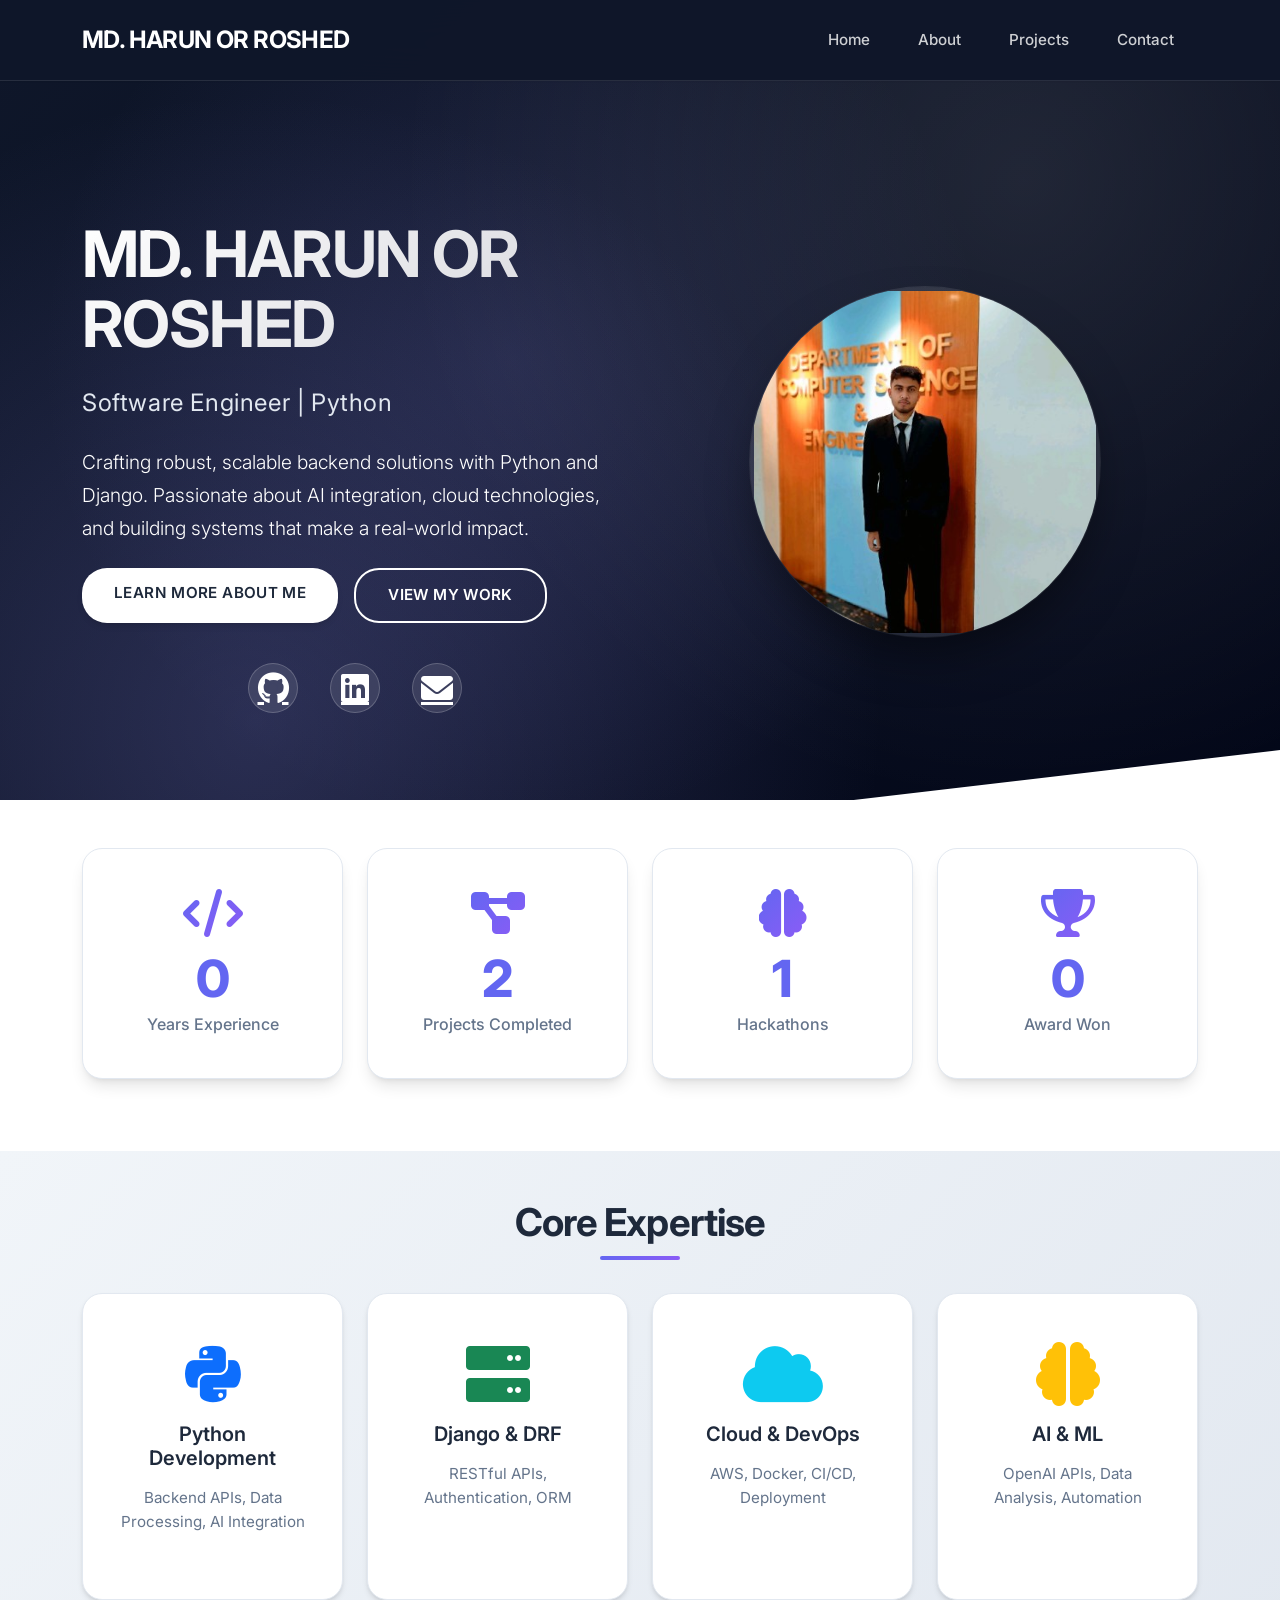
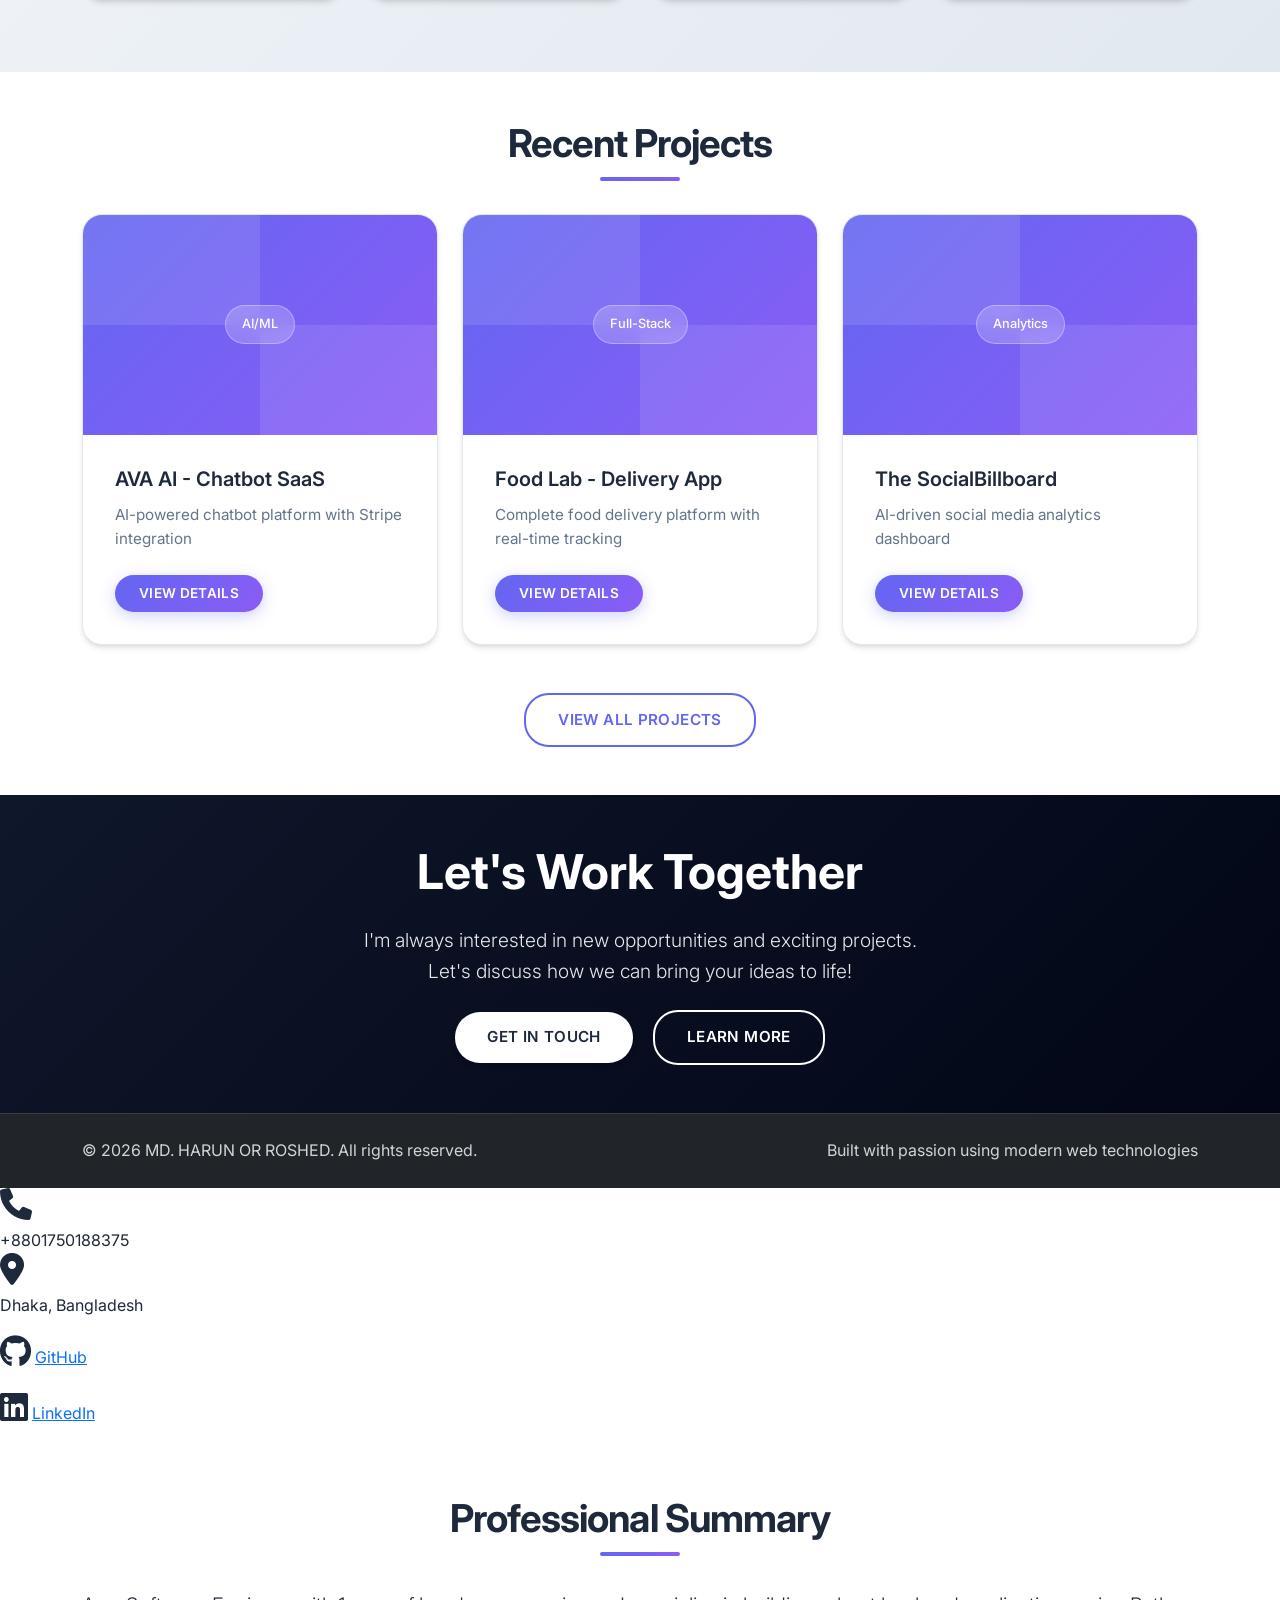
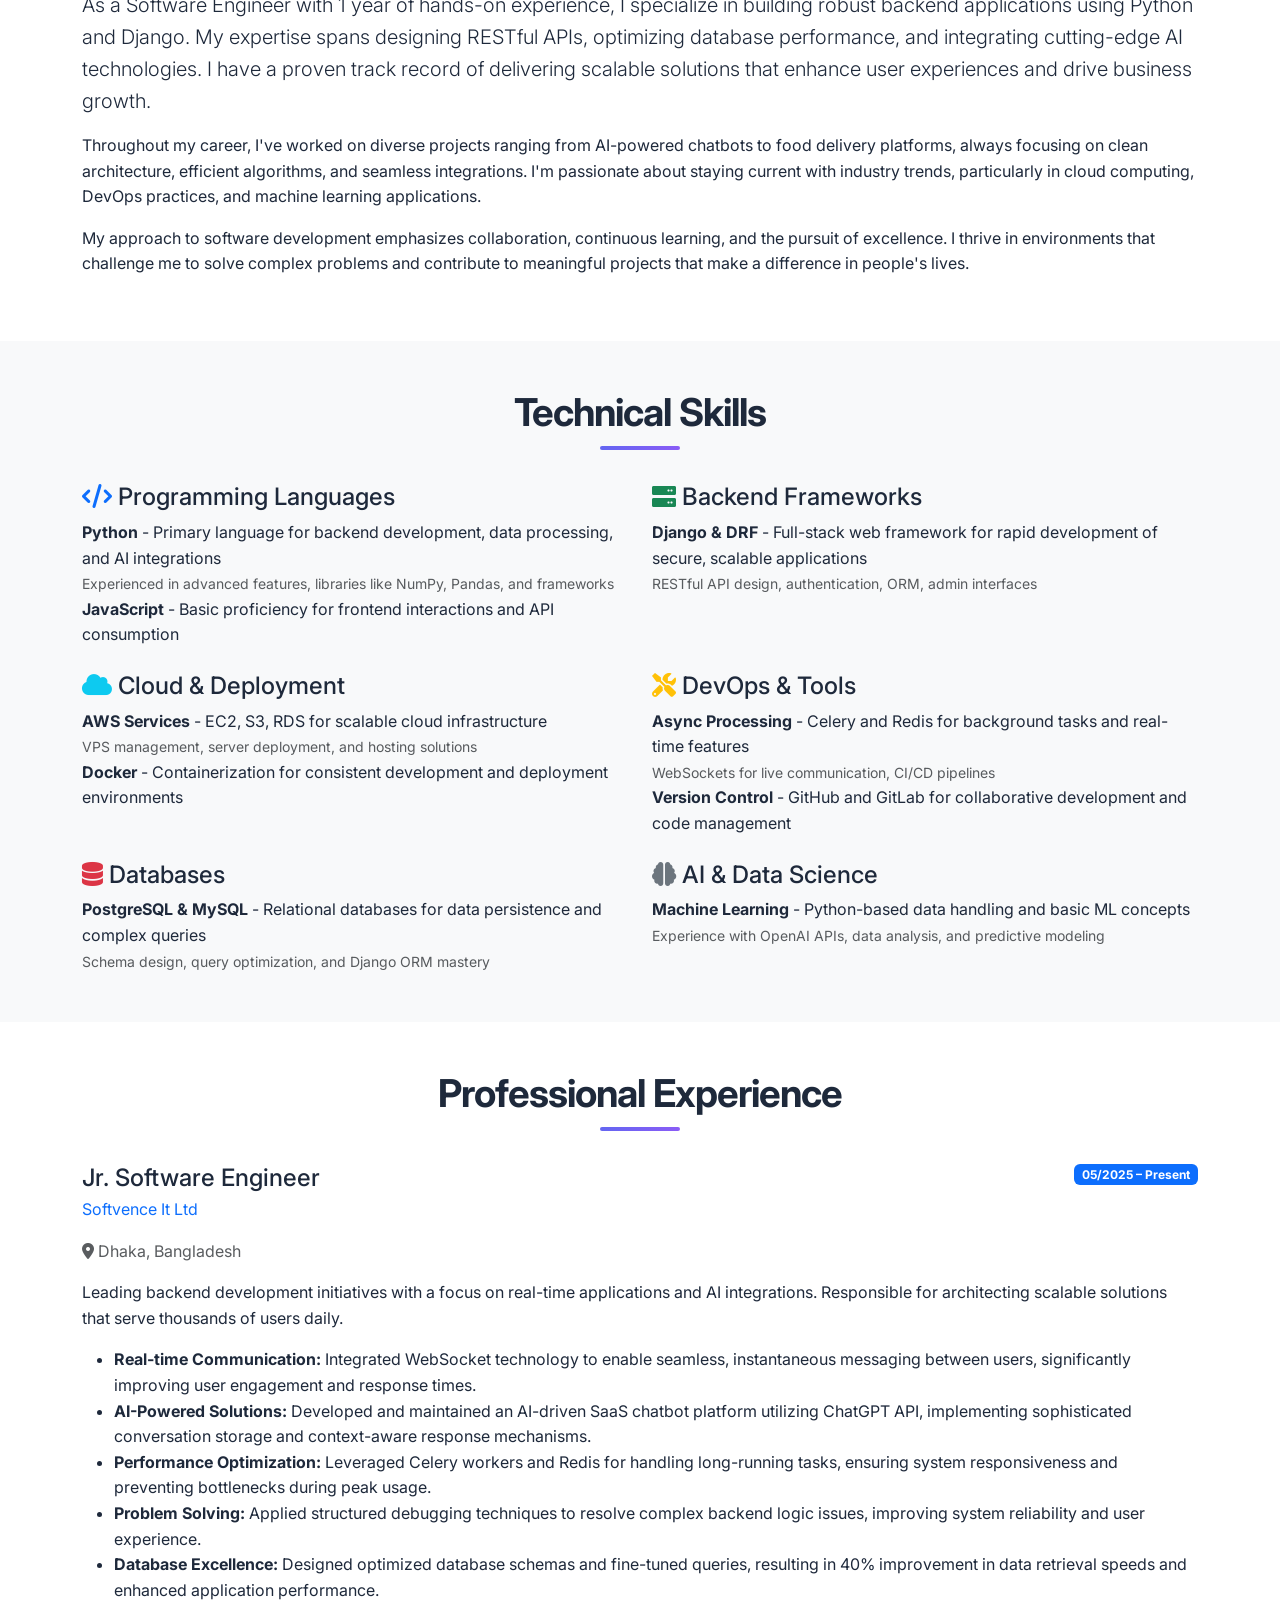
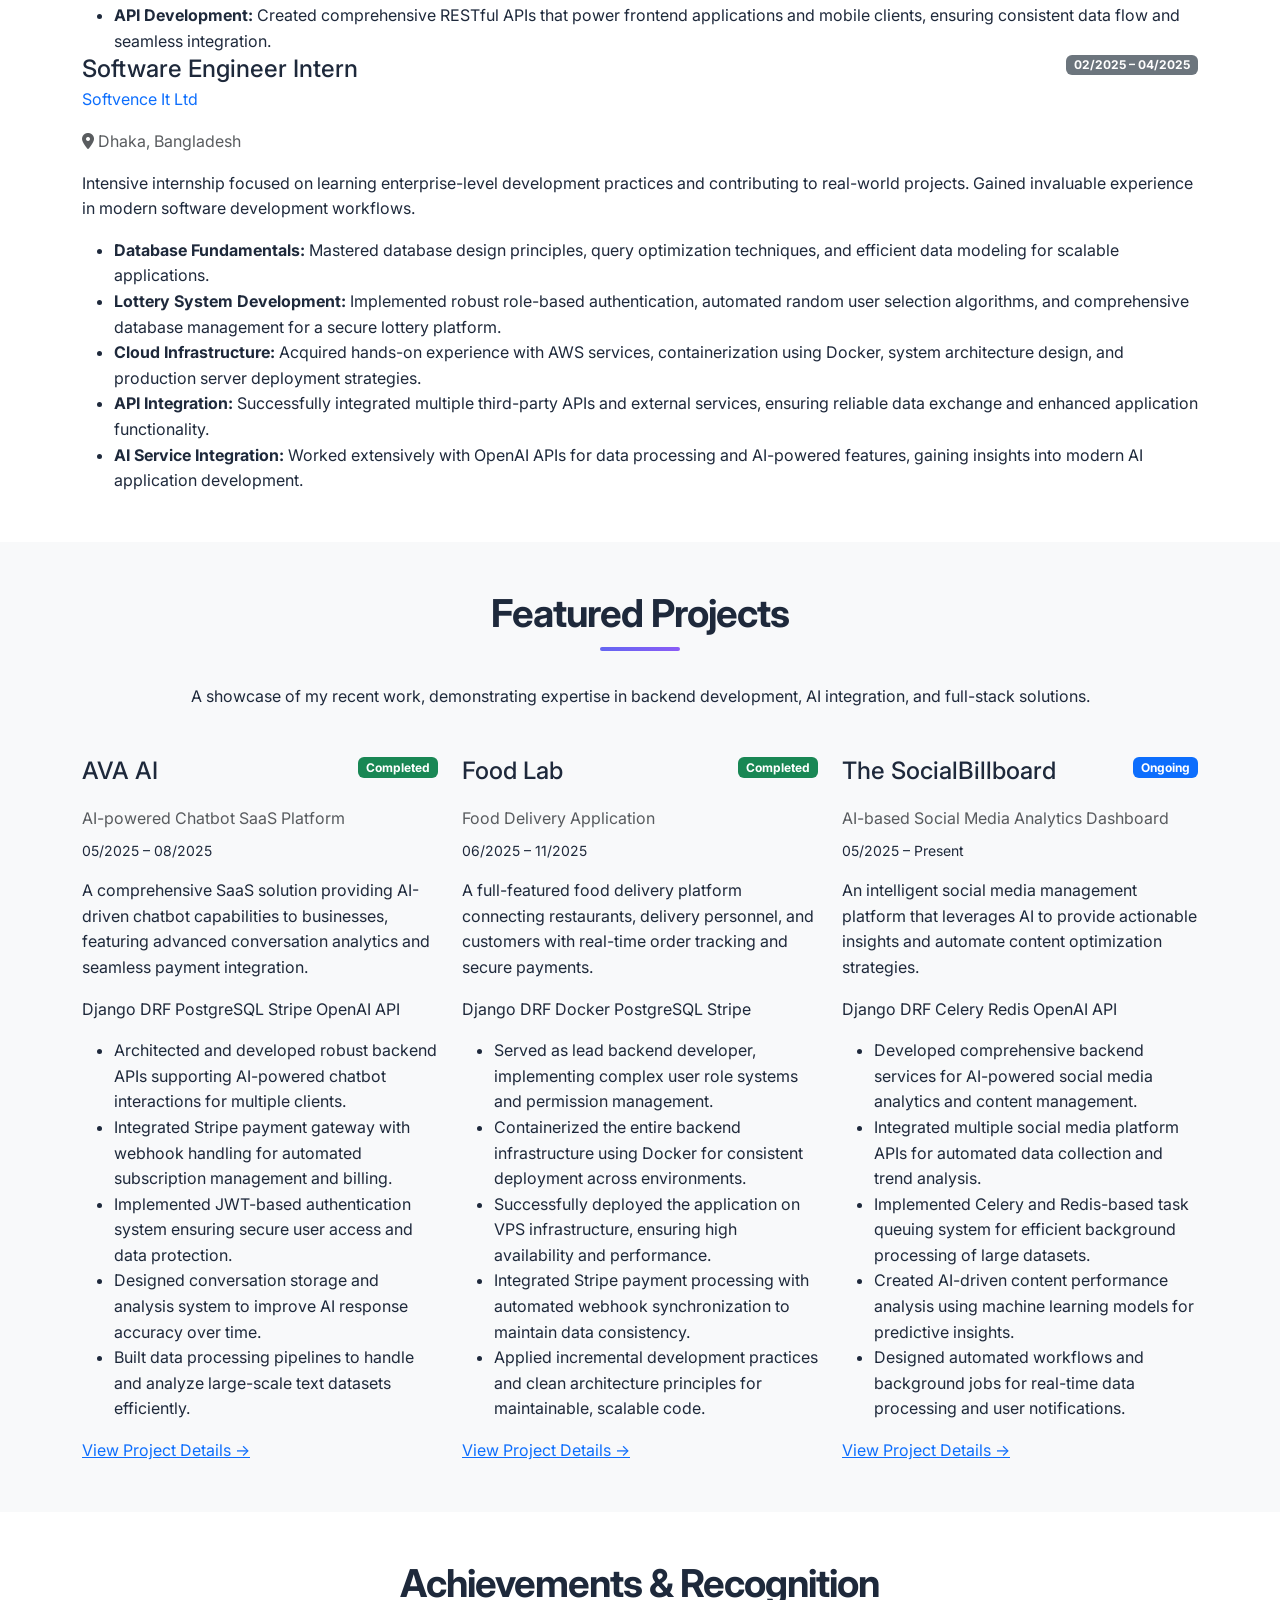
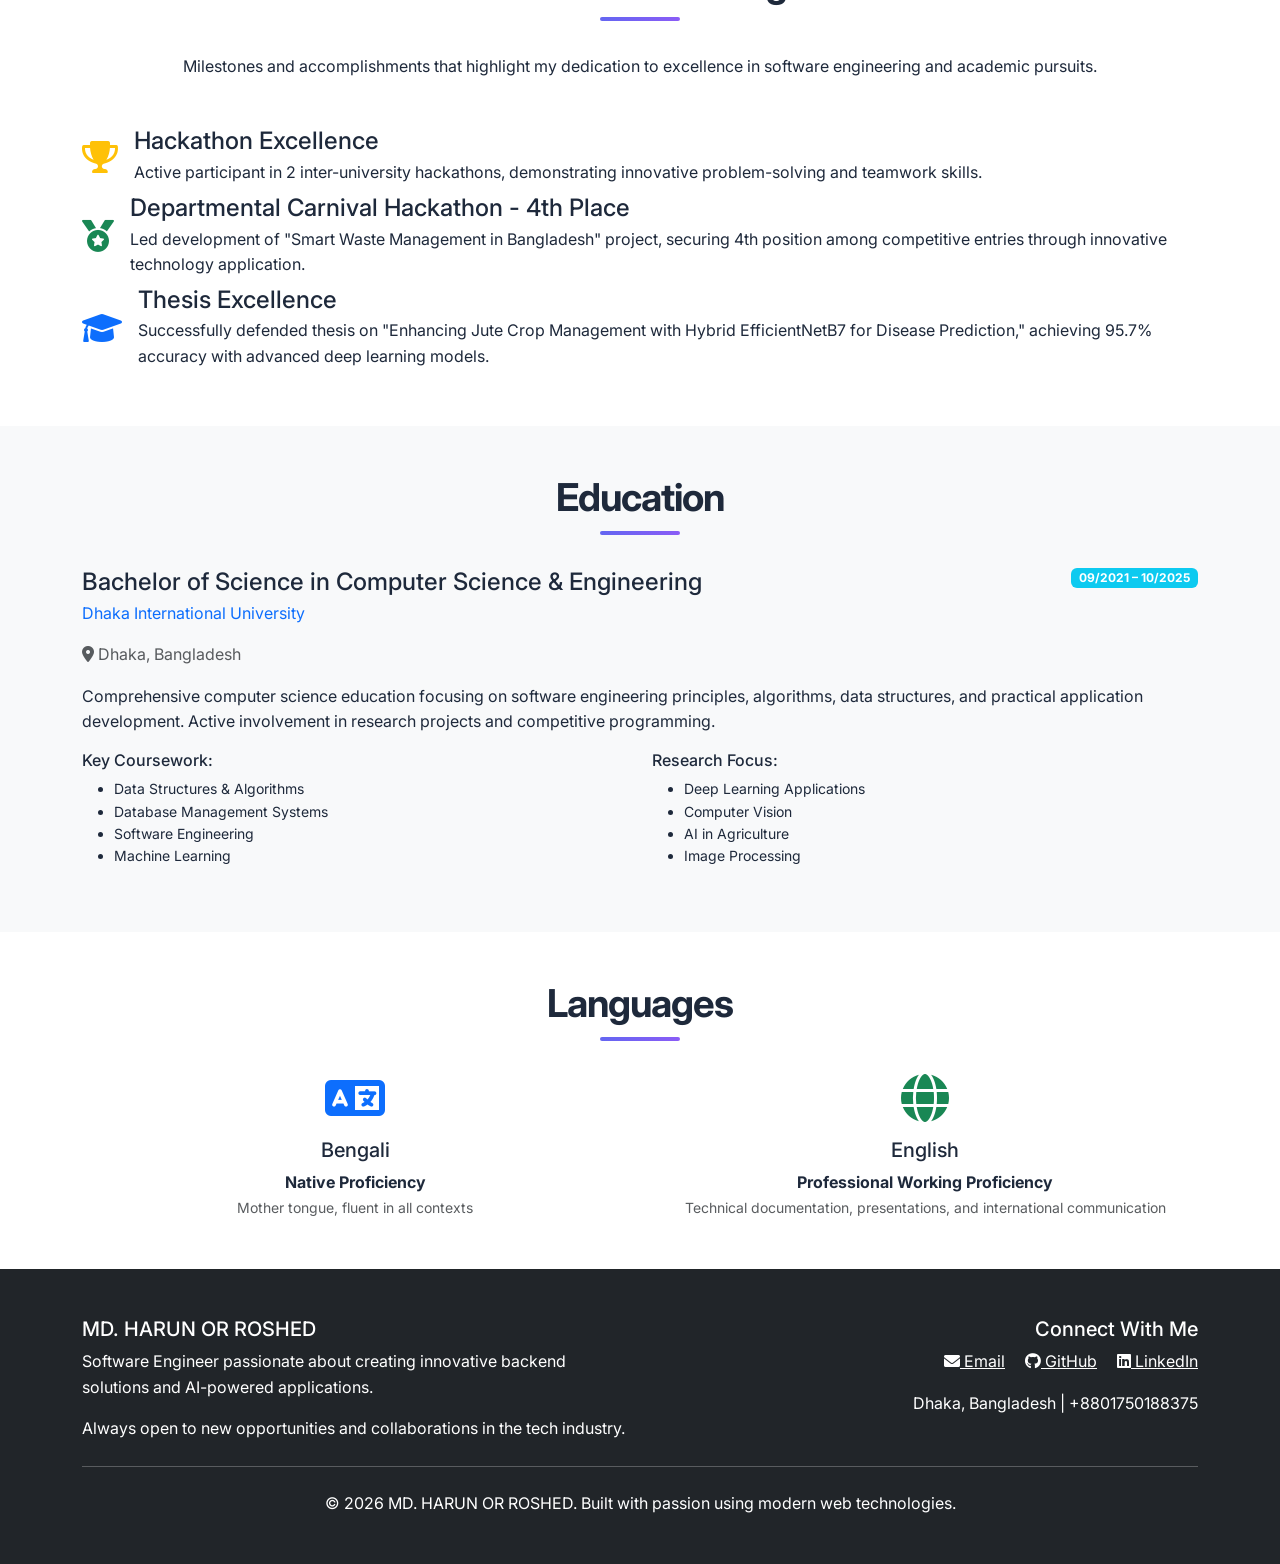
<file: index.html>
<!DOCTYPE html>
<html lang="en">
<head>
    <meta charset="UTF-8">
    <meta name="viewport" content="width=device-width, initial-scale=1.0">
    <title>MD. HARUN OR ROSHED - Professional Portfolio</title>
    <link href="https://cdn.jsdelivr.net/npm/bootstrap@5.3.0/dist/css/bootstrap.min.css" rel="stylesheet">
    <link href="https://cdnjs.cloudflare.com/ajax/libs/font-awesome/6.0.0/css/all.min.css" rel="stylesheet">
    <link href="https://fonts.googleapis.com/css2?family=Inter:wght@300;400;500;600;700&display=swap" rel="stylesheet">
    <link href="styles.css" rel="stylesheet">
</head>
<body>
    <!-- Navigation -->
    <nav class="navbar navbar-expand-lg navbar-dark fixed-top">
        <div class="container">
            <a class="navbar-brand" href="index.html">MD. HARUN OR ROSHED</a>
            <button class="navbar-toggler" type="button" data-bs-toggle="collapse" data-bs-target="#navbarNav">
                <span class="navbar-toggler-icon"></span>
            </button>
            <div class="collapse navbar-collapse" id="navbarNav">
                <ul class="navbar-nav ms-auto">
                    <li class="nav-item"><a class="nav-link active" href="index.html">Home</a></li>
                    <li class="nav-item"><a class="nav-link" href="about.html">About</a></li>
                    <li class="nav-item"><a class="nav-link" href="projects.html">Projects</a></li>
                    <li class="nav-item"><a class="nav-link" href="#contact">Contact</a></li>
                </ul>
            </div>
        </div>
    </nav>

    <!-- Hero Section -->
    <section id="hero" class="hero">
        <div class="container">
            <div class="row align-items-center">
                <div class="col-lg-6">
                    <h1 class="display-4 fw-bold mb-4">MD. HARUN OR ROSHED</h1>
                    <p class="subtitle mb-4">Software Engineer | Python Backend Specialist</p>
                    <p class="lead mb-4">Crafting robust, scalable backend solutions with Python and Django. Passionate about AI integration, cloud technologies, and building systems that make a real-world impact.</p>
                    <div class="d-flex gap-3 mb-4">
                        <a href="about.html" class="btn btn-light btn-lg">Learn More About Me</a>
                        <a href="projects.html" class="btn btn-outline-light btn-lg">View My Work</a>
                    </div>
                    <div class="social-links">
                        <a href="https://github.com/Riyad0001" target="_blank" class="text-white me-3"><i class="fab fa-github fa-2x"></i></a>
                        <a href="https://linkedin.com/in/riyadriyaan" target="_blank" class="text-white me-3"><i class="fab fa-linkedin fa-2x"></i></a>
                        <a href="mailto:ryaanriyad@gmail.com" class="text-white"><i class="fas fa-envelope fa-2x"></i></a>
                    </div>
                </div>
                <div class="col-lg-6 text-center">
                    <div class="profile-container">
                        <img src="profile.jpg" alt="MD. HARUN OR ROSHED" class="profile-photo" onerror="this.src='https://via.placeholder.com/400x400/667eea/ffffff?text=Profile+Photo'">
                        <div class="profile-overlay">
                            <h5>Software Engineer</h5>
                            <p>Python & Django Expert</p>
                        </div>
                    </div>
                </div>
            </div>
        </div>
        <div class="hero-shape"></div>
    </section>

    <!-- Quick Stats -->
    <section class="stats-section py-5">
        <div class="container">
            <div class="row text-center">
                <div class="col-md-3 mb-4">
                    <div class="stat-card">
                        <i class="fas fa-code fa-3x text-primary mb-3"></i>
                        <h3 class="counter">1+</h3>
                        <p>Years Experience</p>
                    </div>
                </div>
                <div class="col-md-3 mb-4">
                    <div class="stat-card">
                        <i class="fas fa-project-diagram fa-3x text-success mb-3"></i>
                        <h3 class="counter">3+</h3>
                        <p>Projects Completed</p>
                    </div>
                </div>
                <div class="col-md-3 mb-4">
                    <div class="stat-card">
                        <i class="fas fa-brain fa-3x text-warning mb-3"></i>
                        <h3 class="counter">2+</h3>
                        <p>Hackathons</p>
                    </div>
                </div>
                <div class="col-md-3 mb-4">
                    <div class="stat-card">
                        <i class="fas fa-trophy fa-3x text-danger mb-3"></i>
                        <h3 class="counter">1</h3>
                        <p>Award Won</p>
                    </div>
                </div>
            </div>
        </div>
    </section>

    <!-- Featured Skills -->
    <section class="featured-skills py-5 bg-light">
        <div class="container">
            <h2 class="section-title text-center mb-5">Core Expertise</h2>
            <div class="row">
                <div class="col-md-6 col-lg-3 mb-4">
                    <div class="skill-card text-center">
                        <div class="skill-icon mb-3">
                            <i class="fab fa-python fa-4x text-primary"></i>
                        </div>
                        <h5>Python Development</h5>
                        <p>Backend APIs, Data Processing, AI Integration</p>
                    </div>
                </div>
                <div class="col-md-6 col-lg-3 mb-4">
                    <div class="skill-card text-center">
                        <div class="skill-icon mb-3">
                            <i class="fas fa-server fa-4x text-success"></i>
                        </div>
                        <h5>Django & DRF</h5>
                        <p>RESTful APIs, Authentication, ORM</p>
                    </div>
                </div>
                <div class="col-md-6 col-lg-3 mb-4">
                    <div class="skill-card text-center">
                        <div class="skill-icon mb-3">
                            <i class="fas fa-cloud fa-4x text-info"></i>
                        </div>
                        <h5>Cloud & DevOps</h5>
                        <p>AWS, Docker, CI/CD, Deployment</p>
                    </div>
                </div>
                <div class="col-md-6 col-lg-3 mb-4">
                    <div class="skill-card text-center">
                        <div class="skill-icon mb-3">
                            <i class="fas fa-brain fa-4x text-warning"></i>
                        </div>
                        <h5>AI & ML</h5>
                        <p>OpenAI APIs, Data Analysis, Automation</p>
                    </div>
                </div>
            </div>
        </div>
    </section>

    <!-- Recent Projects Preview -->
    <section class="recent-projects py-5">
        <div class="container">
            <h2 class="section-title text-center mb-5">Recent Projects</h2>
            <div class="row">
                <div class="col-lg-4 mb-4">
                    <div class="project-preview-card">
                        <div class="project-preview-image">
                            <span class="tech-badge">AI/ML</span>
                        </div>
                        <div class="project-preview-content">
                            <h5>AVA AI - Chatbot SaaS</h5>
                            <p>AI-powered chatbot platform with Stripe integration</p>
                            <a href="projects.html#ava-ai" class="btn btn-primary btn-sm">View Details</a>
                        </div>
                    </div>
                </div>
                <div class="col-lg-4 mb-4">
                    <div class="project-preview-card">
                        <div class="project-preview-image">
                            <span class="tech-badge">Full-Stack</span>
                        </div>
                        <div class="project-preview-content">
                            <h5>Food Lab - Delivery App</h5>
                            <p>Complete food delivery platform with real-time tracking</p>
                            <a href="projects.html#food-lab" class="btn btn-primary btn-sm">View Details</a>
                        </div>
                    </div>
                </div>
                <div class="col-lg-4 mb-4">
                    <div class="project-preview-card">
                        <div class="project-preview-image">
                            <span class="tech-badge">Analytics</span>
                        </div>
                        <div class="project-preview-content">
                            <h5>The SocialBillboard</h5>
                            <p>AI-driven social media analytics dashboard</p>
                            <a href="projects.html#social-billboard" class="btn btn-primary btn-sm">View Details</a>
                        </div>
                    </div>
                </div>
            </div>
            <div class="text-center mt-4">
                <a href="projects.html" class="btn btn-outline-primary btn-lg">View All Projects</a>
            </div>
        </div>
    </section>

    <!-- Contact CTA -->
    <section id="contact" class="contact-cta py-5 bg-dark text-white">
        <div class="container text-center">
            <h2 class="mb-4">Let's Work Together</h2>
            <p class="lead mb-4">I'm always interested in new opportunities and exciting projects. Let's discuss how we can bring your ideas to life!</p>
            <a href="mailto:ryaanriyad@gmail.com" class="btn btn-light btn-lg me-3">Get In Touch</a>
            <a href="about.html" class="btn btn-outline-light btn-lg">Learn More</a>
        </div>
    </section>

    <!-- Footer -->
    <footer class="footer bg-dark text-white py-4">
        <div class="container">
            <div class="row">
                <div class="col-md-6">
                    <p class="mb-0">&copy; 2026 MD. HARUN OR ROSHED. All rights reserved.</p>
                </div>
                <div class="col-md-6 text-md-end">
                    <p class="mb-0">Built with passion using modern web technologies</p>
                </div>
            </div>
        </div>
    </footer>

    <script src="https://cdn.jsdelivr.net/npm/bootstrap@5.3.0/dist/js/bootstrap.bundle.min.js"></script>
    <script src="script.js"></script>
</body>
</html>
                    <i class="fas fa-phone fa-2x mb-2"></i>
                    <br>
                    +8801750188375
                </div>
                <div class="col-md-3 mb-3">
                    <i class="fas fa-map-marker-alt fa-2x mb-2"></i>
                    <br>
                    Dhaka, Bangladesh
                </div>
                <div class="col-md-3 mb-3">
                    <i class="fab fa-github fa-2x mb-2"></i>
                    <a href="https://github.com/Riyad0001" target="_blank">GitHub</a>
                    <br>
                    <i class="fab fa-linkedin fa-2x mb-2 mt-3"></i>
                    <a href="https://linkedin.com/in/riyadriyaan" target="_blank">LinkedIn</a>
                </div>
            </div>
        </div>
    </section>

    <!-- Professional Summary -->
    <section class="py-5">
        <div class="container">
            <h2 class="section-title">Professional Summary</h2>
            <p class="lead">As a Software Engineer with 1 year of hands-on experience, I specialize in building robust backend applications using Python and Django. My expertise spans designing RESTful APIs, optimizing database performance, and integrating cutting-edge AI technologies. I have a proven track record of delivering scalable solutions that enhance user experiences and drive business growth.</p>
            <p>Throughout my career, I've worked on diverse projects ranging from AI-powered chatbots to food delivery platforms, always focusing on clean architecture, efficient algorithms, and seamless integrations. I'm passionate about staying current with industry trends, particularly in cloud computing, DevOps practices, and machine learning applications.</p>
            <p>My approach to software development emphasizes collaboration, continuous learning, and the pursuit of excellence. I thrive in environments that challenge me to solve complex problems and contribute to meaningful projects that make a difference in people's lives.</p>
        </div>
    </section>

    <!-- Technical Skills -->
    <section id="skills" class="py-5 bg-light">
        <div class="container">
            <h2 class="section-title">Technical Skills</h2>
            <div class="row">
                <div class="col-md-6">
                    <h4><i class="fas fa-code text-primary"></i> Programming Languages</h4>
                    <div class="skill-item">
                        <strong>Python</strong> - Primary language for backend development, data processing, and AI integrations
                        <br><small class="text-muted">Experienced in advanced features, libraries like NumPy, Pandas, and frameworks</small>
                    </div>
                    <div class="skill-item">
                        <strong>JavaScript</strong> - Basic proficiency for frontend interactions and API consumption
                    </div>
                </div>
                <div class="col-md-6">
                    <h4><i class="fas fa-server text-success"></i> Backend Frameworks</h4>
                    <div class="skill-item">
                        <strong>Django & DRF</strong> - Full-stack web framework for rapid development of secure, scalable applications
                        <br><small class="text-muted">RESTful API design, authentication, ORM, admin interfaces</small>
                    </div>
                </div>
            </div>
            <div class="row mt-4">
                <div class="col-md-6">
                    <h4><i class="fas fa-cloud text-info"></i> Cloud & Deployment</h4>
                    <div class="skill-item">
                        <strong>AWS Services</strong> - EC2, S3, RDS for scalable cloud infrastructure
                        <br><small class="text-muted">VPS management, server deployment, and hosting solutions</small>
                    </div>
                    <div class="skill-item">
                        <strong>Docker</strong> - Containerization for consistent development and deployment environments
                    </div>
                </div>
                <div class="col-md-6">
                    <h4><i class="fas fa-tools text-warning"></i> DevOps & Tools</h4>
                    <div class="skill-item">
                        <strong>Async Processing</strong> - Celery and Redis for background tasks and real-time features
                        <br><small class="text-muted">WebSockets for live communication, CI/CD pipelines</small>
                    </div>
                    <div class="skill-item">
                        <strong>Version Control</strong> - GitHub and GitLab for collaborative development and code management
                    </div>
                </div>
            </div>
            <div class="row mt-4">
                <div class="col-md-6">
                    <h4><i class="fas fa-database text-danger"></i> Databases</h4>
                    <div class="skill-item">
                        <strong>PostgreSQL & MySQL</strong> - Relational databases for data persistence and complex queries
                        <br><small class="text-muted">Schema design, query optimization, and Django ORM mastery</small>
                    </div>
                </div>
                <div class="col-md-6">
                    <h4><i class="fas fa-brain text-secondary"></i> AI & Data Science</h4>
                    <div class="skill-item">
                        <strong>Machine Learning</strong> - Python-based data handling and basic ML concepts
                        <br><small class="text-muted">Experience with OpenAI APIs, data analysis, and predictive modeling</small>
                    </div>
                </div>
            </div>
        </div>
    </section>

    <!-- Experience -->
    <section id="experience" class="py-5">
        <div class="container">
            <h2 class="section-title">Professional Experience</h2>
            <div class="experience-item">
                <div class="d-flex justify-content-between align-items-start mb-3">
                    <div>
                        <h4 class="mb-1">Jr. Software Engineer</h4>
                        <p class="text-primary mb-0">Softvence It Ltd</p>
                    </div>
                    <span class="badge bg-primary">05/2025 – Present</span>
                </div>
                <p class="text-muted mb-3"><i class="fas fa-map-marker-alt"></i> Dhaka, Bangladesh</p>
                <p class="mb-3">Leading backend development initiatives with a focus on real-time applications and AI integrations. Responsible for architecting scalable solutions that serve thousands of users daily.</p>
                <ul class="mb-0">
                    <li><strong>Real-time Communication:</strong> Integrated WebSocket technology to enable seamless, instantaneous messaging between users, significantly improving user engagement and response times.</li>
                    <li><strong>AI-Powered Solutions:</strong> Developed and maintained an AI-driven SaaS chatbot platform utilizing ChatGPT API, implementing sophisticated conversation storage and context-aware response mechanisms.</li>
                    <li><strong>Performance Optimization:</strong> Leveraged Celery workers and Redis for handling long-running tasks, ensuring system responsiveness and preventing bottlenecks during peak usage.</li>
                    <li><strong>Problem Solving:</strong> Applied structured debugging techniques to resolve complex backend logic issues, improving system reliability and user experience.</li>
                    <li><strong>Database Excellence:</strong> Designed optimized database schemas and fine-tuned queries, resulting in 40% improvement in data retrieval speeds and enhanced application performance.</li>
                    <li><strong>API Development:</strong> Created comprehensive RESTful APIs that power frontend applications and mobile clients, ensuring consistent data flow and seamless integration.</li>
                </ul>
            </div>
            <div class="experience-item">
                <div class="d-flex justify-content-between align-items-start mb-3">
                    <div>
                        <h4 class="mb-1">Software Engineer Intern</h4>
                        <p class="text-primary mb-0">Softvence It Ltd</p>
                    </div>
                    <span class="badge bg-secondary">02/2025 – 04/2025</span>
                </div>
                <p class="text-muted mb-3"><i class="fas fa-map-marker-alt"></i> Dhaka, Bangladesh</p>
                <p class="mb-3">Intensive internship focused on learning enterprise-level development practices and contributing to real-world projects. Gained invaluable experience in modern software development workflows.</p>
                <ul class="mb-0">
                    <li><strong>Database Fundamentals:</strong> Mastered database design principles, query optimization techniques, and efficient data modeling for scalable applications.</li>
                    <li><strong>Lottery System Development:</strong> Implemented robust role-based authentication, automated random user selection algorithms, and comprehensive database management for a secure lottery platform.</li>
                    <li><strong>Cloud Infrastructure:</strong> Acquired hands-on experience with AWS services, containerization using Docker, system architecture design, and production server deployment strategies.</li>
                    <li><strong>API Integration:</strong> Successfully integrated multiple third-party APIs and external services, ensuring reliable data exchange and enhanced application functionality.</li>
                    <li><strong>AI Service Integration:</strong> Worked extensively with OpenAI APIs for data processing and AI-powered features, gaining insights into modern AI application development.</li>
                </ul>
            </div>
        </div>
    </section>

    <!-- Projects -->
    <section id="projects" class="py-5 bg-light">
        <div class="container">
            <h2 class="section-title">Featured Projects</h2>
            <p class="text-center mb-5">A showcase of my recent work, demonstrating expertise in backend development, AI integration, and full-stack solutions.</p>
            <div class="row">
                <div class="col-lg-4 col-md-6">
                    <div class="project-item">
                        <div class="d-flex justify-content-between align-items-start mb-3">
                            <h4 class="mb-1">AVA AI</h4>
                            <span class="badge bg-success">Completed</span>
                        </div>
                        <p class="text-muted mb-2">AI-powered Chatbot SaaS Platform</p>
                        <p class="small mb-3">05/2025 – 08/2025</p>
                        <p class="mb-3">A comprehensive SaaS solution providing AI-driven chatbot capabilities to businesses, featuring advanced conversation analytics and seamless payment integration.</p>
                        <div class="mb-3">
                            <span class="tech-stack">Django</span>
                            <span class="tech-stack">DRF</span>
                            <span class="tech-stack">PostgreSQL</span>
                            <span class="tech-stack">Stripe</span>
                            <span class="tech-stack">OpenAI API</span>
                        </div>
                        <ul class="mb-3">
                            <li>Architected and developed robust backend APIs supporting AI-powered chatbot interactions for multiple clients.</li>
                            <li>Integrated Stripe payment gateway with webhook handling for automated subscription management and billing.</li>
                            <li>Implemented JWT-based authentication system ensuring secure user access and data protection.</li>
                            <li>Designed conversation storage and analysis system to improve AI response accuracy over time.</li>
                            <li>Built data processing pipelines to handle and analyze large-scale text datasets efficiently.</li>
                        </ul>
                        <a href="#" class="project-link">View Project Details →</a>
                    </div>
                </div>
                <div class="col-lg-4 col-md-6">
                    <div class="project-item">
                        <div class="d-flex justify-content-between align-items-start mb-3">
                            <h4 class="mb-1">Food Lab</h4>
                            <span class="badge bg-success">Completed</span>
                        </div>
                        <p class="text-muted mb-2">Food Delivery Application</p>
                        <p class="small mb-3">06/2025 – 11/2025</p>
                        <p class="mb-3">A full-featured food delivery platform connecting restaurants, delivery personnel, and customers with real-time order tracking and secure payments.</p>
                        <div class="mb-3">
                            <span class="tech-stack">Django</span>
                            <span class="tech-stack">DRF</span>
                            <span class="tech-stack">Docker</span>
                            <span class="tech-stack">PostgreSQL</span>
                            <span class="tech-stack">Stripe</span>
                        </div>
                        <ul class="mb-3">
                            <li>Served as lead backend developer, implementing complex user role systems and permission management.</li>
                            <li>Containerized the entire backend infrastructure using Docker for consistent deployment across environments.</li>
                            <li>Successfully deployed the application on VPS infrastructure, ensuring high availability and performance.</li>
                            <li>Integrated Stripe payment processing with automated webhook synchronization to maintain data consistency.</li>
                            <li>Applied incremental development practices and clean architecture principles for maintainable, scalable code.</li>
                        </ul>
                        <a href="#" class="project-link">View Project Details →</a>
                    </div>
                </div>
                <div class="col-lg-4 col-md-6">
                    <div class="project-item">
                        <div class="d-flex justify-content-between align-items-start mb-3">
                            <h4 class="mb-1">The SocialBillboard</h4>
                            <span class="badge bg-primary">Ongoing</span>
                        </div>
                        <p class="text-muted mb-2">AI-based Social Media Analytics Dashboard</p>
                        <p class="small mb-3">05/2025 – Present</p>
                        <p class="mb-3">An intelligent social media management platform that leverages AI to provide actionable insights and automate content optimization strategies.</p>
                        <div class="mb-3">
                            <span class="tech-stack">Django</span>
                            <span class="tech-stack">DRF</span>
                            <span class="tech-stack">Celery</span>
                            <span class="tech-stack">Redis</span>
                            <span class="tech-stack">OpenAI API</span>
                        </div>
                        <ul class="mb-3">
                            <li>Developed comprehensive backend services for AI-powered social media analytics and content management.</li>
                            <li>Integrated multiple social media platform APIs for automated data collection and trend analysis.</li>
                            <li>Implemented Celery and Redis-based task queuing system for efficient background processing of large datasets.</li>
                            <li>Created AI-driven content performance analysis using machine learning models for predictive insights.</li>
                            <li>Designed automated workflows and background jobs for real-time data processing and user notifications.</li>
                        </ul>
                        <a href="#" class="project-link">View Project Details →</a>
                    </div>
                </div>
            </div>
        </div>
    </section>

    <!-- Achievements -->
    <section id="achievements" class="py-5">
        <div class="container">
            <h2 class="section-title">Achievements & Recognition</h2>
            <p class="text-center mb-5">Milestones and accomplishments that highlight my dedication to excellence in software engineering and academic pursuits.</p>
            <div class="achievement-item">
                <div class="d-flex align-items-center mb-2">
                    <i class="fas fa-trophy text-warning fa-2x me-3"></i>
                    <div>
                        <h4 class="mb-1">Hackathon Excellence</h4>
                        <p class="mb-0">Active participant in 2 inter-university hackathons, demonstrating innovative problem-solving and teamwork skills.</p>
                    </div>
                </div>
            </div>
            <div class="achievement-item">
                <div class="d-flex align-items-center mb-2">
                    <i class="fas fa-medal text-success fa-2x me-3"></i>
                    <div>
                        <h4 class="mb-1">Departmental Carnival Hackathon - 4th Place</h4>
                        <p class="mb-0">Led development of "Smart Waste Management in Bangladesh" project, securing 4th position among competitive entries through innovative technology application.</p>
                    </div>
                </div>
            </div>
            <div class="achievement-item">
                <div class="d-flex align-items-center mb-2">
                    <i class="fas fa-graduation-cap text-primary fa-2x me-3"></i>
                    <div>
                        <h4 class="mb-1">Thesis Excellence</h4>
                        <p class="mb-0">Successfully defended thesis on "Enhancing Jute Crop Management with Hybrid EfficientNetB7 for Disease Prediction," achieving 95.7% accuracy with advanced deep learning models.</p>
                    </div>
                </div>
            </div>
        </div>
    </section>

    <!-- Education -->
    <section class="py-5 bg-light">
        <div class="container">
            <h2 class="section-title">Education</h2>
            <div class="experience-item">
                <div class="d-flex justify-content-between align-items-start mb-3">
                    <div>
                        <h4 class="mb-1">Bachelor of Science in Computer Science & Engineering</h4>
                        <p class="text-primary mb-0">Dhaka International University</p>
                    </div>
                    <span class="badge bg-info">09/2021 – 10/2025</span>
                </div>
                <p class="text-muted mb-3"><i class="fas fa-map-marker-alt"></i> Dhaka, Bangladesh</p>
                <p class="mb-3">Comprehensive computer science education focusing on software engineering principles, algorithms, data structures, and practical application development. Active involvement in research projects and competitive programming.</p>
                <div class="row">
                    <div class="col-md-6">
                        <h6>Key Coursework:</h6>
                        <ul class="small">
                            <li>Data Structures & Algorithms</li>
                            <li>Database Management Systems</li>
                            <li>Software Engineering</li>
                            <li>Machine Learning</li>
                        </ul>
                    </div>
                    <div class="col-md-6">
                        <h6>Research Focus:</h6>
                        <ul class="small">
                            <li>Deep Learning Applications</li>
                            <li>Computer Vision</li>
                            <li>AI in Agriculture</li>
                            <li>Image Processing</li>
                        </ul>
                    </div>
                </div>
            </div>
        </div>
    </section>

    <!-- Languages -->
    <section class="py-5">
        <div class="container">
            <h2 class="section-title">Languages</h2>
            <div class="row">
                <div class="col-md-6">
                    <div class="skill-item text-center">
                        <i class="fas fa-language fa-3x text-primary mb-3"></i>
                        <h5>Bengali</h5>
                        <p class="mb-0"><strong>Native Proficiency</strong></p>
                        <small class="text-muted">Mother tongue, fluent in all contexts</small>
                    </div>
                </div>
                <div class="col-md-6">
                    <div class="skill-item text-center">
                        <i class="fas fa-globe fa-3x text-success mb-3"></i>
                        <h5>English</h5>
                        <p class="mb-0"><strong>Professional Working Proficiency</strong></p>
                        <small class="text-muted">Technical documentation, presentations, and international communication</small>
                    </div>
                </div>
            </div>
        </div>
    </section>

    <!-- Footer -->
    <footer class="bg-dark text-white py-5">
        <div class="container">
            <div class="row">
                <div class="col-md-6">
                    <h5>MD. HARUN OR ROSHED</h5>
                    <p>Software Engineer passionate about creating innovative backend solutions and AI-powered applications.</p>
                    <p class="mb-0">Always open to new opportunities and collaborations in the tech industry.</p>
                </div>
                <div class="col-md-6 text-md-end">
                    <h5>Connect With Me</h5>
                    <div class="mb-3">
                        <a href="mailto:ryaanriyad@gmail.com" class="text-white me-3"><i class="fas fa-envelope"></i> Email</a>
                        <a href="https://github.com/Riyad0001" target="_blank" class="text-white me-3"><i class="fab fa-github"></i> GitHub</a>
                        <a href="https://linkedin.com/in/riyadriyaan" target="_blank" class="text-white"><i class="fab fa-linkedin"></i> LinkedIn</a>
                    </div>
                    <p class="mb-0">Dhaka, Bangladesh | +8801750188375</p>
                </div>
            </div>
            <hr class="my-4">
            <div class="text-center">
                <p class="mb-0">&copy; 2026 MD. HARUN OR ROSHED. Built with passion using modern web technologies.</p>
            </div>
        </div>
    </footer>

    <!-- Scroll to Top Button -->
    <button class="scroll-to-top" onclick="scrollToTop()">
        <i class="fas fa-arrow-up"></i>
    </button>

    <script src="https://cdn.jsdelivr.net/npm/bootstrap@5.3.0/dist/js/bootstrap.bundle.min.js"></script>
    <script>
        // Smooth scrolling for navigation links
        document.querySelectorAll('a[href^="#"]').forEach(anchor => {
            anchor.addEventListener('click', function (e) {
                e.preventDefault();
                const target = document.querySelector(this.getAttribute('href'));
                if (target) {
                    target.scrollIntoView({
                        behavior: 'smooth',
                        block: 'start'
                    });
                }
            });
        });

        // Scroll to top functionality
        window.addEventListener('scroll', function() {
            const scrollButton = document.querySelector('.scroll-to-top');
            if (window.pageYOffset > 300) {
                scrollButton.classList.add('show');
            } else {
                scrollButton.classList.remove('show');
            }
        });

        function scrollToTop() {
            window.scrollTo({
                top: 0,
                behavior: 'smooth'
            });
        }

        // Navbar background change on scroll
        window.addEventListener('scroll', function() {
            const navbar = document.querySelector('.navbar');
            if (window.pageYOffset > 50) {
                navbar.style.background = 'rgba(0, 0, 0, 0.95) !important';
            } else {
                navbar.style.background = 'rgba(0, 0, 0, 0.9) !important';
            }
        });
    </script>
</body>
</html>
</file>
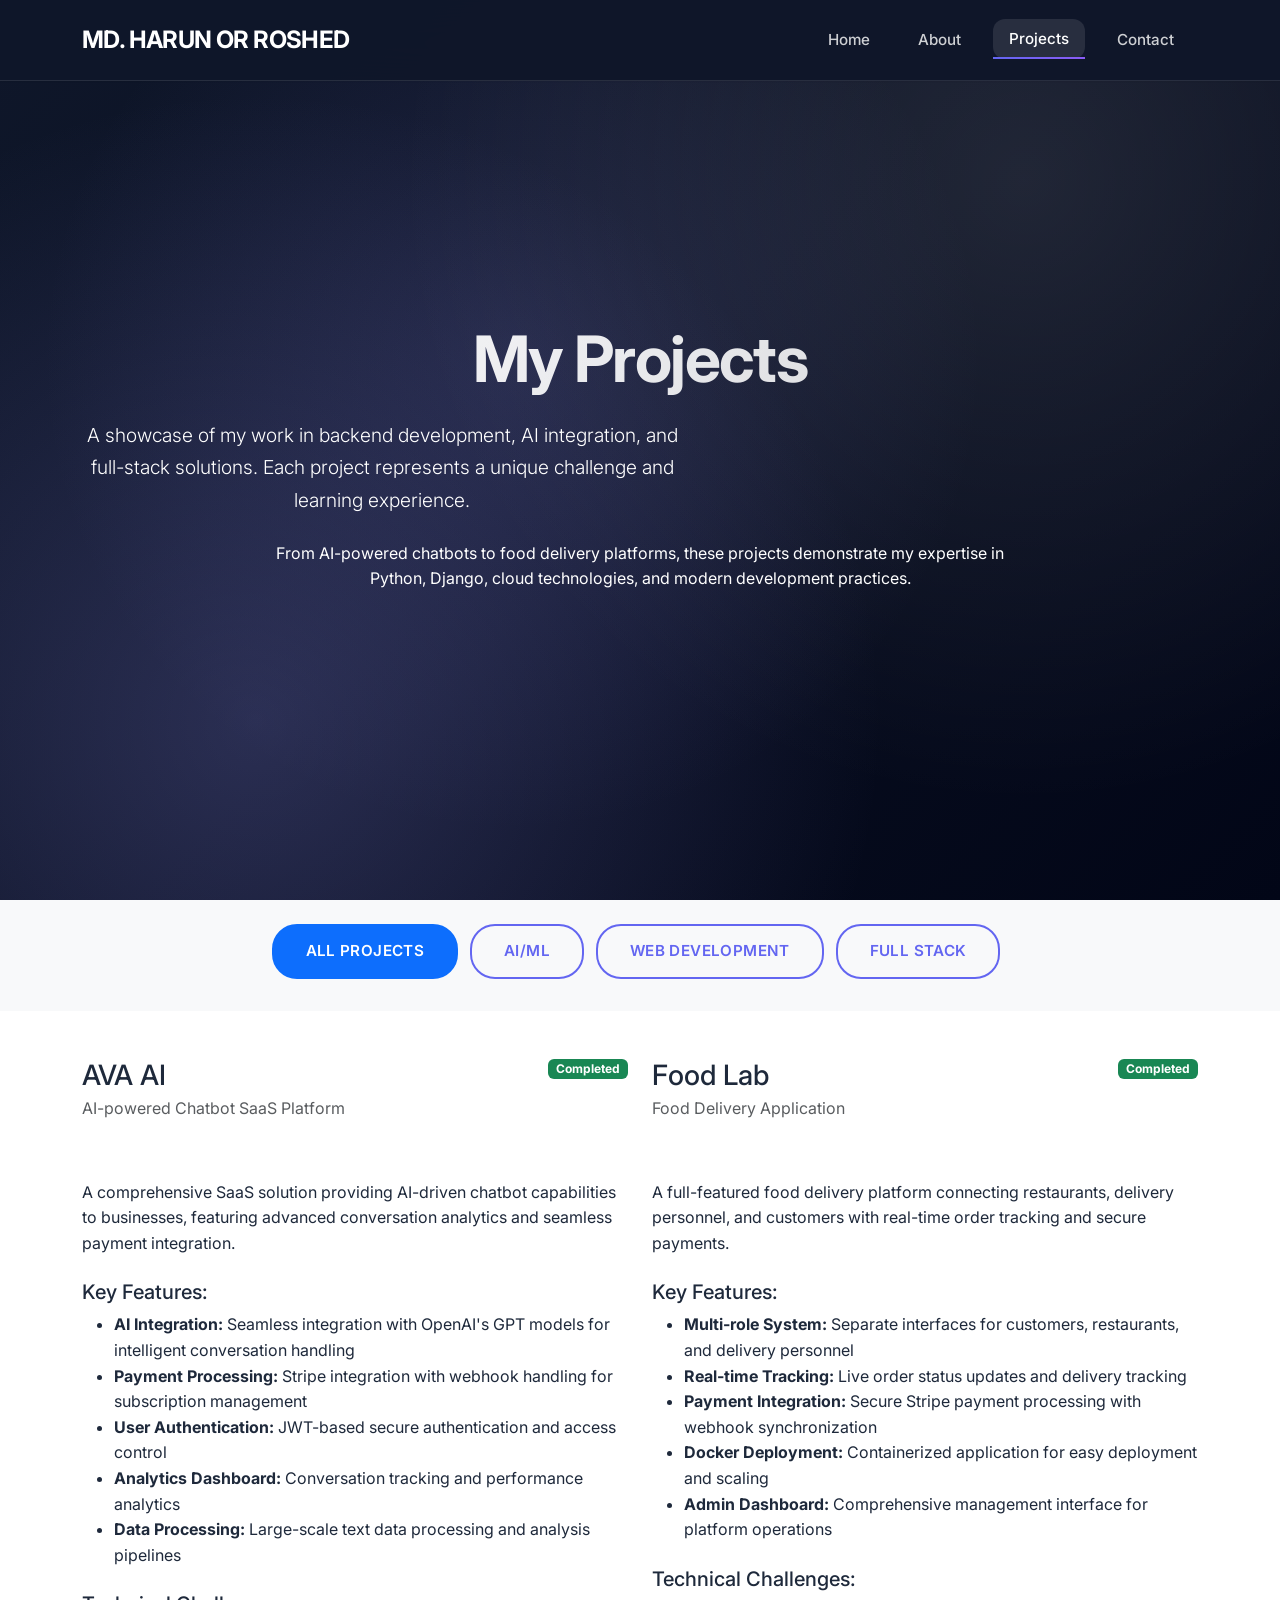
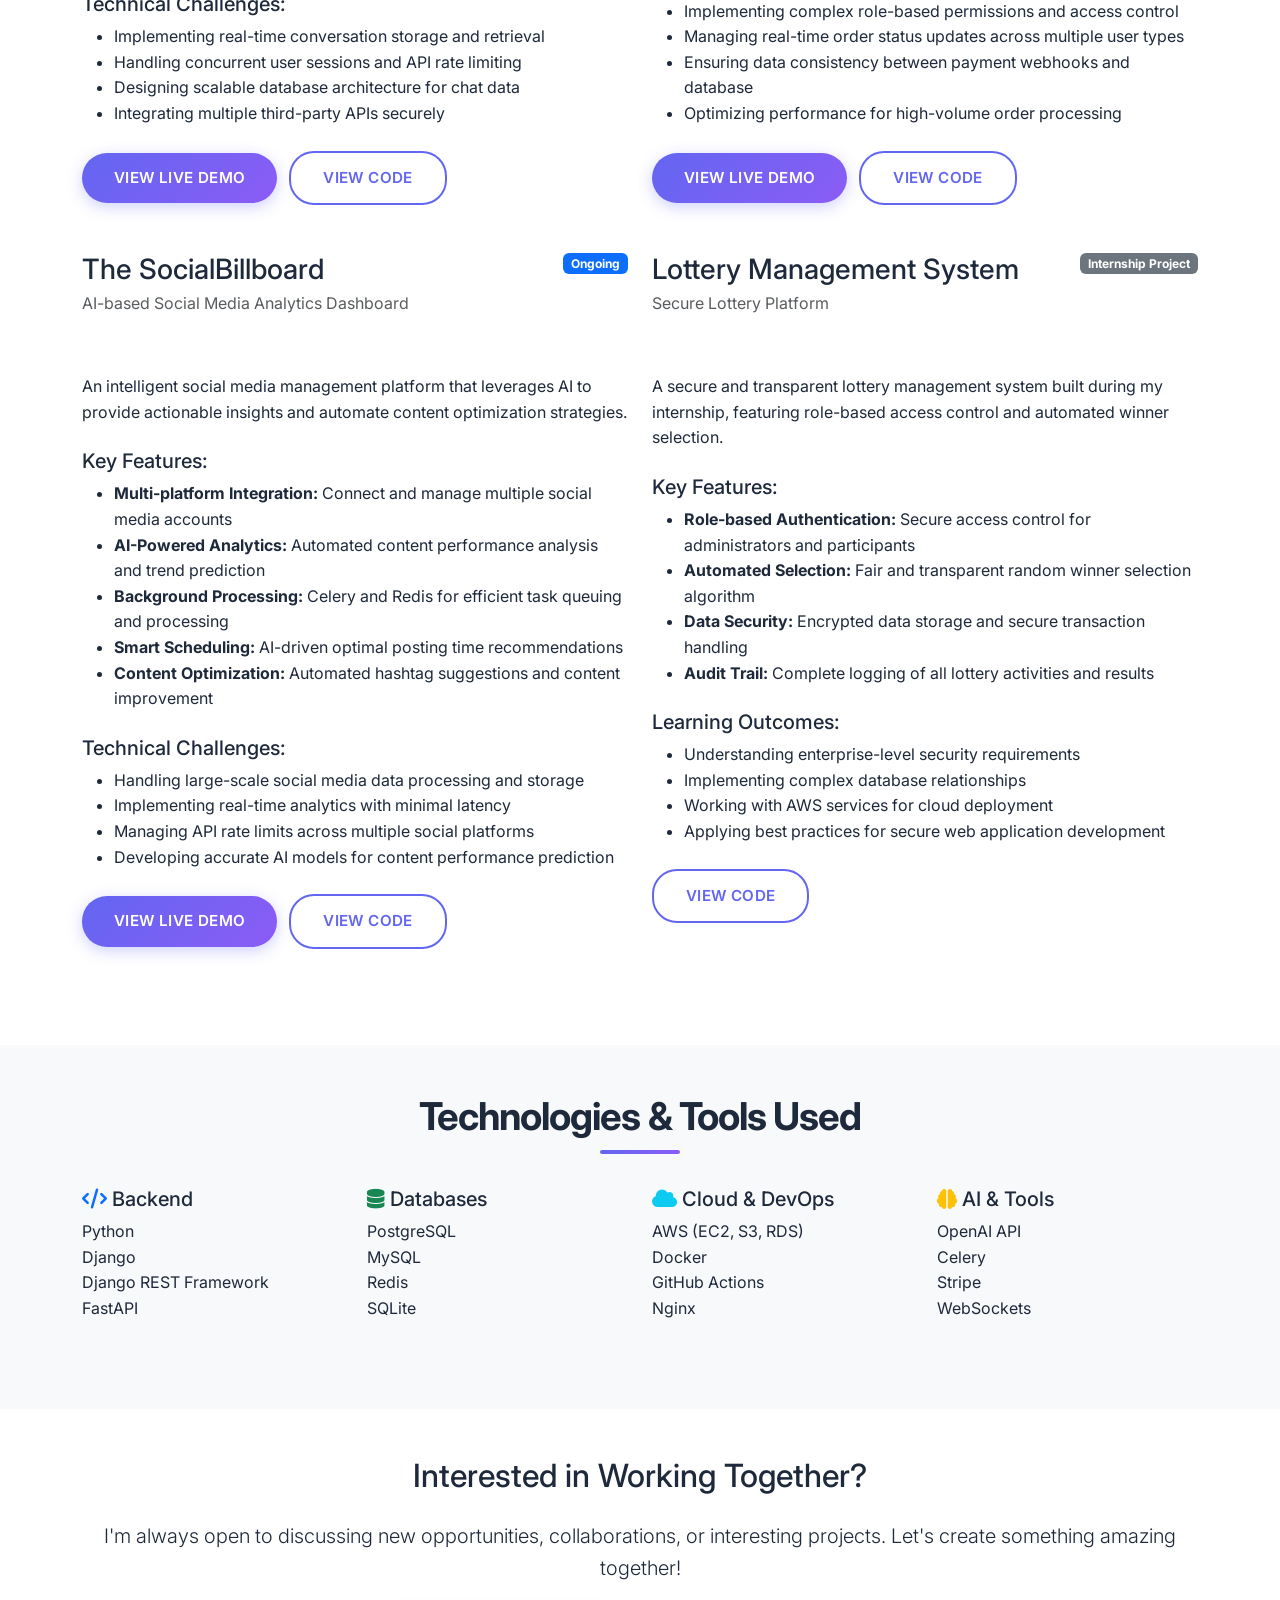
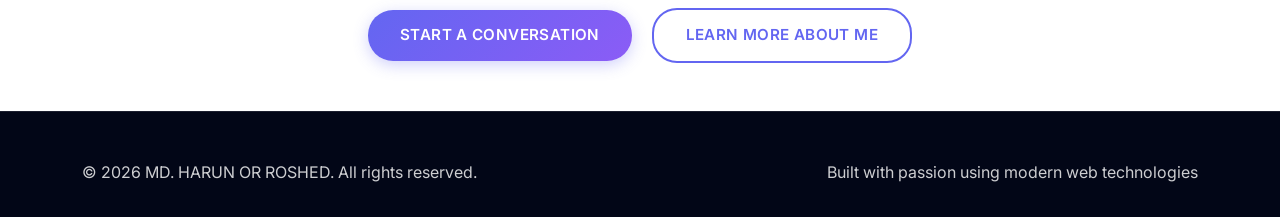
<file: projects.html>
<!DOCTYPE html>
<html lang="en">
<head>
    <meta charset="UTF-8">
    <meta name="viewport" content="width=device-width, initial-scale=1.0">
    <title>Projects - MD. HARUN OR ROSHED</title>
    <link href="https://cdn.jsdelivr.net/npm/bootstrap@5.3.0/dist/css/bootstrap.min.css" rel="stylesheet">
    <link href="https://cdnjs.cloudflare.com/ajax/libs/font-awesome/6.0.0/css/all.min.css" rel="stylesheet">
    <link href="https://fonts.googleapis.com/css2?family=Inter:wght@300;400;500;600;700&display=swap" rel="stylesheet">
    <link href="styles.css" rel="stylesheet">
</head>
<body>
    <!-- Navigation -->
    <nav class="navbar navbar-expand-lg navbar-dark fixed-top">
        <div class="container">
            <a class="navbar-brand" href="index.html">MD. HARUN OR ROSHED</a>
            <button class="navbar-toggler" type="button" data-bs-toggle="collapse" data-bs-target="#navbarNav">
                <span class="navbar-toggler-icon"></span>
            </button>
            <div class="collapse navbar-collapse" id="navbarNav">
                <ul class="navbar-nav ms-auto">
                    <li class="nav-item"><a class="nav-link" href="index.html">Home</a></li>
                    <li class="nav-item"><a class="nav-link" href="about.html">About</a></li>
                    <li class="nav-item"><a class="nav-link active" href="projects.html">Projects</a></li>
                    <li class="nav-item"><a class="nav-link" href="index.html#contact">Contact</a></li>
                </ul>
            </div>
        </div>
    </nav>

    <!-- Projects Hero -->
    <section class="hero">
        <div class="container text-center">
            <h1 class="display-4 fw-bold mb-4">My Projects</h1>
            <p class="lead mb-4">A showcase of my work in backend development, AI integration, and full-stack solutions. Each project represents a unique challenge and learning experience.</p>
            <div class="row justify-content-center">
                <div class="col-md-8">
                    <p>From AI-powered chatbots to food delivery platforms, these projects demonstrate my expertise in Python, Django, cloud technologies, and modern development practices.</p>
                </div>
            </div>
        </div>
    </section>

    <!-- Projects Filter -->
    <section class="py-4 bg-light">
        <div class="container">
            <div class="project-filters text-center">
                <button class="btn btn-outline-primary me-2 mb-2 active" data-filter="all">All Projects</button>
                <button class="btn btn-outline-primary me-2 mb-2" data-filter="ai">AI/ML</button>
                <button class="btn btn-outline-primary me-2 mb-2" data-filter="web">Web Development</button>
                <button class="btn btn-outline-primary me-2 mb-2" data-filter="fullstack">Full Stack</button>
            </div>
        </div>
    </section>

    <!-- Projects Grid -->
    <section class="py-5">
        <div class="container">
            <div class="row" id="projects-grid">
                <!-- AVA AI Project -->
                <div class="col-lg-6 mb-5" data-category="ai" id="ava-ai">
                    <div class="project-detail-card">
                        <div class="project-header">
                            <div class="d-flex justify-content-between align-items-start mb-3">
                                <div>
                                    <h3 class="mb-1">AVA AI</h3>
                                    <p class="text-muted mb-0">AI-powered Chatbot SaaS Platform</p>
                                </div>
                                <span class="badge bg-success">Completed</span>
                            </div>
                            <div class="tech-stack mb-3">
                                <span class="tech-badge">Django</span>
                                <span class="tech-badge">DRF</span>
                                <span class="tech-badge">PostgreSQL</span>
                                <span class="tech-badge">Stripe</span>
                                <span class="tech-badge">OpenAI API</span>
                            </div>
                        </div>
                        <div class="project-content">
                            <p class="mb-4">A comprehensive SaaS solution providing AI-driven chatbot capabilities to businesses, featuring advanced conversation analytics and seamless payment integration.</p>

                            <h5>Key Features:</h5>
                            <ul class="mb-4">
                                <li><strong>AI Integration:</strong> Seamless integration with OpenAI's GPT models for intelligent conversation handling</li>
                                <li><strong>Payment Processing:</strong> Stripe integration with webhook handling for subscription management</li>
                                <li><strong>User Authentication:</strong> JWT-based secure authentication and access control</li>
                                <li><strong>Analytics Dashboard:</strong> Conversation tracking and performance analytics</li>
                                <li><strong>Data Processing:</strong> Large-scale text data processing and analysis pipelines</li>
                            </ul>

                            <h5>Technical Challenges:</h5>
                            <ul class="mb-4">
                                <li>Implementing real-time conversation storage and retrieval</li>
                                <li>Handling concurrent user sessions and API rate limiting</li>
                                <li>Designing scalable database architecture for chat data</li>
                                <li>Integrating multiple third-party APIs securely</li>
                            </ul>

                            <div class="project-links">
                                <a href="#" class="btn btn-primary me-2">View Live Demo</a>
                                <a href="https://github.com/Riyad0001" target="_blank" class="btn btn-outline-primary">View Code</a>
                            </div>
                        </div>
                    </div>
                </div>

                <!-- Food Lab Project -->
                <div class="col-lg-6 mb-5" data-category="fullstack" id="food-lab">
                    <div class="project-detail-card">
                        <div class="project-header">
                            <div class="d-flex justify-content-between align-items-start mb-3">
                                <div>
                                    <h3 class="mb-1">Food Lab</h3>
                                    <p class="text-muted mb-0">Food Delivery Application</p>
                                </div>
                                <span class="badge bg-success">Completed</span>
                            </div>
                            <div class="tech-stack mb-3">
                                <span class="tech-badge">Django</span>
                                <span class="tech-badge">DRF</span>
                                <span class="tech-badge">Docker</span>
                                <span class="tech-badge">PostgreSQL</span>
                                <span class="tech-badge">Stripe</span>
                            </div>
                        </div>
                        <div class="project-content">
                            <p class="mb-4">A full-featured food delivery platform connecting restaurants, delivery personnel, and customers with real-time order tracking and secure payments.</p>

                            <h5>Key Features:</h5>
                            <ul class="mb-4">
                                <li><strong>Multi-role System:</strong> Separate interfaces for customers, restaurants, and delivery personnel</li>
                                <li><strong>Real-time Tracking:</strong> Live order status updates and delivery tracking</li>
                                <li><strong>Payment Integration:</strong> Secure Stripe payment processing with webhook synchronization</li>
                                <li><strong>Docker Deployment:</strong> Containerized application for easy deployment and scaling</li>
                                <li><strong>Admin Dashboard:</strong> Comprehensive management interface for platform operations</li>
                            </ul>

                            <h5>Technical Challenges:</h5>
                            <ul class="mb-4">
                                <li>Implementing complex role-based permissions and access control</li>
                                <li>Managing real-time order status updates across multiple user types</li>
                                <li>Ensuring data consistency between payment webhooks and database</li>
                                <li>Optimizing performance for high-volume order processing</li>
                            </ul>

                            <div class="project-links">
                                <a href="#" class="btn btn-primary me-2">View Live Demo</a>
                                <a href="https://github.com/Riyad0001" target="_blank" class="btn btn-outline-primary">View Code</a>
                            </div>
                        </div>
                    </div>
                </div>

                <!-- SocialBillboard Project -->
                <div class="col-lg-6 mb-5" data-category="ai" id="social-billboard">
                    <div class="project-detail-card">
                        <div class="project-header">
                            <div class="d-flex justify-content-between align-items-start mb-3">
                                <div>
                                    <h3 class="mb-1">The SocialBillboard</h3>
                                    <p class="text-muted mb-0">AI-based Social Media Analytics Dashboard</p>
                                </div>
                                <span class="badge bg-primary">Ongoing</span>
                            </div>
                            <div class="tech-stack mb-3">
                                <span class="tech-badge">Django</span>
                                <span class="tech-badge">DRF</span>
                                <span class="tech-badge">Celery</span>
                                <span class="tech-badge">Redis</span>
                                <span class="tech-badge">OpenAI API</span>
                            </div>
                        </div>
                        <div class="project-content">
                            <p class="mb-4">An intelligent social media management platform that leverages AI to provide actionable insights and automate content optimization strategies.</p>

                            <h5>Key Features:</h5>
                            <ul class="mb-4">
                                <li><strong>Multi-platform Integration:</strong> Connect and manage multiple social media accounts</li>
                                <li><strong>AI-Powered Analytics:</strong> Automated content performance analysis and trend prediction</li>
                                <li><strong>Background Processing:</strong> Celery and Redis for efficient task queuing and processing</li>
                                <li><strong>Smart Scheduling:</strong> AI-driven optimal posting time recommendations</li>
                                <li><strong>Content Optimization:</strong> Automated hashtag suggestions and content improvement</li>
                            </ul>

                            <h5>Technical Challenges:</h5>
                            <ul class="mb-4">
                                <li>Handling large-scale social media data processing and storage</li>
                                <li>Implementing real-time analytics with minimal latency</li>
                                <li>Managing API rate limits across multiple social platforms</li>
                                <li>Developing accurate AI models for content performance prediction</li>
                            </ul>

                            <div class="project-links">
                                <a href="#" class="btn btn-primary me-2">View Live Demo</a>
                                <a href="https://github.com/Riyad0001" target="_blank" class="btn btn-outline-primary">View Code</a>
                            </div>
                        </div>
                    </div>
                </div>

                <!-- Lottery System Project (from internship) -->
                <div class="col-lg-6 mb-5" data-category="web">
                    <div class="project-detail-card">
                        <div class="project-header">
                            <div class="d-flex justify-content-between align-items-start mb-3">
                                <div>
                                    <h3 class="mb-1">Lottery Management System</h3>
                                    <p class="text-muted mb-0">Secure Lottery Platform</p>
                                </div>
                                <span class="badge bg-secondary">Internship Project</span>
                            </div>
                            <div class="tech-stack mb-3">
                                <span class="tech-badge">Django</span>
                                <span class="tech-badge">PostgreSQL</span>
                                <span class="tech-badge">AWS</span>
                                <span class="tech-badge">Docker</span>
                            </div>
                        </div>
                        <div class="project-content">
                            <p class="mb-4">A secure and transparent lottery management system built during my internship, featuring role-based access control and automated winner selection.</p>

                            <h5>Key Features:</h5>
                            <ul class="mb-4">
                                <li><strong>Role-based Authentication:</strong> Secure access control for administrators and participants</li>
                                <li><strong>Automated Selection:</strong> Fair and transparent random winner selection algorithm</li>
                                <li><strong>Data Security:</strong> Encrypted data storage and secure transaction handling</li>
                                <li><strong>Audit Trail:</strong> Complete logging of all lottery activities and results</li>
                            </ul>

                            <h5>Learning Outcomes:</h5>
                            <ul class="mb-4">
                                <li>Understanding enterprise-level security requirements</li>
                                <li>Implementing complex database relationships</li>
                                <li>Working with AWS services for cloud deployment</li>
                                <li>Applying best practices for secure web application development</li>
                            </ul>

                            <div class="project-links">
                                <a href="https://github.com/Riyad0001" target="_blank" class="btn btn-outline-primary">View Code</a>
                            </div>
                        </div>
                    </div>
                </div>
            </div>
        </div>
    </section>

    <!-- Skills Used -->
    <section class="py-5 bg-light">
        <div class="container">
            <h2 class="section-title text-center mb-5">Technologies & Tools Used</h2>
            <div class="row">
                <div class="col-md-3 mb-4">
                    <div class="tech-category">
                        <h5><i class="fas fa-code text-primary"></i> Backend</h5>
                        <ul class="list-unstyled">
                            <li>Python</li>
                            <li>Django</li>
                            <li>Django REST Framework</li>
                            <li>FastAPI</li>
                        </ul>
                    </div>
                </div>
                <div class="col-md-3 mb-4">
                    <div class="tech-category">
                        <h5><i class="fas fa-database text-success"></i> Databases</h5>
                        <ul class="list-unstyled">
                            <li>PostgreSQL</li>
                            <li>MySQL</li>
                            <li>Redis</li>
                            <li>SQLite</li>
                        </ul>
                    </div>
                </div>
                <div class="col-md-3 mb-4">
                    <div class="tech-category">
                        <h5><i class="fas fa-cloud text-info"></i> Cloud & DevOps</h5>
                        <ul class="list-unstyled">
                            <li>AWS (EC2, S3, RDS)</li>
                            <li>Docker</li>
                            <li>GitHub Actions</li>
                            <li>Nginx</li>
                        </ul>
                    </div>
                </div>
                <div class="col-md-3 mb-4">
                    <div class="tech-category">
                        <h5><i class="fas fa-brain text-warning"></i> AI & Tools</h5>
                        <ul class="list-unstyled">
                            <li>OpenAI API</li>
                            <li>Celery</li>
                            <li>Stripe</li>
                            <li>WebSockets</li>
                        </ul>
                    </div>
                </div>
            </div>
        </div>
    </section>

    <!-- Call to Action -->
    <section class="py-5">
        <div class="container text-center">
            <h2 class="mb-4">Interested in Working Together?</h2>
            <p class="lead mb-4">I'm always open to discussing new opportunities, collaborations, or interesting projects. Let's create something amazing together!</p>
            <a href="mailto:ryaanriyad@gmail.com" class="btn btn-primary btn-lg me-3">Start a Conversation</a>
            <a href="about.html" class="btn btn-outline-primary btn-lg">Learn More About Me</a>
        </div>
    </section>

    <!-- Footer -->
    <footer class="footer">
        <div class="container">
            <div class="row">
                <div class="col-md-6">
                    <p class="mb-0">&copy; 2026 MD. HARUN OR ROSHED. All rights reserved.</p>
                </div>
                <div class="col-md-6 text-md-end">
                    <p class="mb-0">Built with passion using modern web technologies</p>
                </div>
            </div>
        </div>
    </footer>

    <script src="https://cdn.jsdelivr.net/npm/bootstrap@5.3.0/dist/js/bootstrap.bundle.min.js"></script>
    <script src="script.js"></script>
    <script>
        // Project filtering functionality
        document.addEventListener('DOMContentLoaded', function() {
            const filterButtons = document.querySelectorAll('.project-filters .btn');
            const projectCards = document.querySelectorAll('#projects-grid > div');

            filterButtons.forEach(button => {
                button.addEventListener('click', function() {
                    // Remove active class from all buttons
                    filterButtons.forEach(btn => btn.classList.remove('active'));
                    // Add active class to clicked button
                    this.classList.add('active');

                    const filterValue = this.getAttribute('data-filter');

                    projectCards.forEach(card => {
                        if (filterValue === 'all' || card.getAttribute('data-category') === filterValue) {
                            card.style.display = 'block';
                        } else {
                            card.style.display = 'none';
                        }
                    });
                });
            });
        });
    </script>
</body>
</html>
</file>
<file: styles.css>
/* Modern Portfolio Styles - Enhanced Design & Responsiveness */
:root {
    --primary-color: #6366f1;
    --primary-hover: #4f46e5;
    --secondary-color: #8b5cf6;
    --accent-color: #f59e0b;
    --success-color: #10b981;
    --danger-color: #ef4444;
    --dark-bg: #0f172a;
    --darker-bg: #020617;
    --light-bg: #f8fafc;
    --lighter-bg: #ffffff;
    --text-color: #1e293b;
    --text-muted: #64748b;
    --white: #ffffff;
    --border-color: #e2e8f0;
    --shadow-sm: 0 1px 2px 0 rgb(0 0 0 / 0.05);
    --shadow-md: 0 4px 6px -1px rgb(0 0 0 / 0.1), 0 2px 4px -2px rgb(0 0 0 / 0.1);
    --shadow-lg: 0 10px 15px -3px rgb(0 0 0 / 0.1), 0 4px 6px -4px rgb(0 0 0 / 0.1);
    --shadow-xl: 0 20px 25px -5px rgb(0 0 0 / 0.1), 0 8px 10px -6px rgb(0 0 0 / 0.1);
    --gradient-primary: linear-gradient(135deg, var(--primary-color), var(--secondary-color));
    --gradient-dark: linear-gradient(135deg, var(--dark-bg), var(--darker-bg));
    --gradient-light: linear-gradient(135deg, #f1f5f9, #e2e8f0);
    --border-radius-sm: 8px;
    --border-radius-md: 12px;
    --border-radius-lg: 16px;
    --border-radius-xl: 20px;
    --transition-fast: 0.15s ease;
    --transition-normal: 0.3s ease;
    --transition-slow: 0.5s ease;
}

* {
    margin: 0;
    padding: 0;
    box-sizing: border-box;
}

html {
    scroll-behavior: smooth;
}

body {
    font-family: 'Inter', -apple-system, BlinkMacSystemFont, 'Segoe UI', Roboto, sans-serif;
    line-height: 1.6;
    color: var(--text-color);
    background-color: var(--lighter-bg);
    overflow-x: hidden;
    font-size: 16px;
    -webkit-font-smoothing: antialiased;
    -moz-osx-font-smoothing: grayscale;
}

/* Navigation */
.navbar {
    background: rgba(15, 23, 42, 0.95) !important;
    backdrop-filter: blur(20px);
    -webkit-backdrop-filter: blur(20px);
    border-bottom: 1px solid rgba(255, 255, 255, 0.1);
    padding: 1rem 0;
    transition: all var(--transition-normal);
    box-shadow: var(--shadow-sm);
}

.navbar.scrolled {
    background: rgba(15, 23, 42, 0.98) !important;
    box-shadow: var(--shadow-md);
}

.navbar-brand {
    font-weight: 700;
    font-size: 1.5rem;
    color: var(--white) !important;
    letter-spacing: -0.025em;
}

.navbar-brand:hover {
    color: var(--primary-color) !important;
    transform: scale(1.02);
    transition: all var(--transition-fast);
}

.nav-link {
    font-weight: 500;
    font-size: 0.95rem;
    color: rgba(255, 255, 255, 0.8) !important;
    margin: 0 0.5rem;
    padding: 0.5rem 1rem !important;
    border-radius: var(--border-radius-md);
    transition: all var(--transition-fast);
    position: relative;
}

.nav-link:hover,
.nav-link.active {
    color: var(--white) !important;
    background: rgba(255, 255, 255, 0.1);
    transform: translateY(-1px);
}

.nav-link::before {
    content: '';
    position: absolute;
    bottom: 0;
    left: 50%;
    width: 0;
    height: 2px;
    background: var(--gradient-primary);
    transition: all var(--transition-normal);
    transform: translateX(-50%);
}

.nav-link:hover::before,
.nav-link.active::before {
    width: 100%;
}

/* Hero Section */
.hero {
    background: var(--gradient-dark);
    color: var(--white);
    padding: 8rem 0 6rem;
    position: relative;
    overflow: hidden;
    min-height: 100vh;
    display: flex;
    align-items: center;
}

.hero::before {
    content: '';
    position: absolute;
    top: 0;
    left: 0;
    right: 0;
    bottom: 0;
    background:
        radial-gradient(circle at 20% 80%, rgba(120, 119, 198, 0.3) 0%, transparent 50%),
        radial-gradient(circle at 80% 20%, rgba(255, 255, 255, 0.1) 0%, transparent 50%),
        radial-gradient(circle at 40% 40%, rgba(120, 119, 198, 0.2) 0%, transparent 50%);
    animation: float 20s ease-in-out infinite;
}

@keyframes float {
    0%, 100% { transform: translateY(0px) rotate(0deg); }
    33% { transform: translateY(-10px) rotate(1deg); }
    66% { transform: translateY(5px) rotate(-1deg); }
}

.hero-shape {
    position: absolute;
    bottom: 0;
    left: 0;
    right: 0;
    height: 150px;
    background: var(--lighter-bg);
    clip-path: polygon(0 100%, 100% 0, 100% 100%);
}

.hero .container {
    position: relative;
    z-index: 2;
}

.hero .display-4 {
    font-size: clamp(2.5rem, 5vw, 4rem);
    font-weight: 800;
    margin-bottom: 1rem;
    line-height: 1.1;
    letter-spacing: -0.025em;
    background: linear-gradient(135deg, var(--white), rgba(255, 255, 255, 0.8));
    -webkit-background-clip: text;
    -webkit-text-fill-color: transparent;
    background-clip: text;
}

.hero .subtitle {
    font-size: clamp(1.1rem, 2.5vw, 1.5rem);
    font-weight: 400;
    margin-bottom: 2rem;
    opacity: 0.9;
    color: #e2e8f0;
    letter-spacing: 0.025em;
}

.hero .lead {
    font-size: clamp(1rem, 2vw, 1.2rem);
    margin-bottom: 2.5rem;
    opacity: 0.85;
    line-height: 1.7;
    max-width: 600px;
}

.hero .d-flex {
    gap: 1rem;
}

.profile-container {
    position: relative;
    display: inline-block;
    border-radius: 50%;
    overflow: hidden;
    box-shadow:
        0 25px 50px -12px rgba(0, 0, 0, 0.5),
        0 0 0 1px rgba(255, 255, 255, 0.1);
    transition: all var(--transition-normal);
    animation: fadeInUp 0.8s ease-out 0.2s both;
}

.profile-container:hover {
    transform: scale(1.05) rotate(2deg);
    box-shadow:
        0 35px 60px -12px rgba(0, 0, 0, 0.6),
        0 0 0 1px var(--primary-color);
}

.profile-photo {
    width: clamp(250px, 30vw, 350px);
    height: clamp(250px, 30vw, 350px);
    object-fit: cover;
    border: 4px solid rgba(255, 255, 255, 0.1);
    transition: all var(--transition-normal);
}

.profile-container:hover .profile-photo {
    border-color: var(--primary-color);
    filter: brightness(1.1) contrast(1.05);
}

.profile-overlay {
    position: absolute;
    bottom: 0;
    left: 0;
    right: 0;
    background: linear-gradient(transparent, rgba(0, 0, 0, 0.9));
    color: white;
    padding: 1.5rem;
    text-align: center;
    transform: translateY(100%);
    transition: transform var(--transition-normal);
}

.profile-container:hover .profile-overlay {
    transform: translateY(0);
}

.social-links {
    margin-top: 2.5rem;
    display: flex;
    gap: 1rem;
    justify-content: center;
}

.social-links a {
    display: inline-flex;
    align-items: center;
    justify-content: center;
    width: 50px;
    height: 50px;
    border-radius: 50%;
    background: rgba(255, 255, 255, 0.1);
    color: var(--white);
    transition: all var(--transition-normal);
    backdrop-filter: blur(10px);
    border: 1px solid rgba(255, 255, 255, 0.2);
}

.social-links a:hover {
    background: var(--primary-color);
    transform: translateY(-3px) scale(1.1);
    box-shadow: 0 10px 25px rgba(99, 102, 241, 0.4);
}

/* Stats Section */
.stats-section {
    background: var(--lighter-bg);
    padding: 6rem 0 4rem;
    margin-top: -100px;
    position: relative;
    z-index: 10;
}

.stats-section .container {
    position: relative;
}

.stat-card {
    text-align: center;
    padding: 2.5rem 2rem;
    background: var(--lighter-bg);
    border-radius: var(--border-radius-xl);
    box-shadow: var(--shadow-lg);
    border: 1px solid var(--border-color);
    transition: all var(--transition-normal);
    position: relative;
    overflow: hidden;
}

.stat-card::before {
    content: '';
    position: absolute;
    top: 0;
    left: 0;
    right: 0;
    height: 4px;
    background: var(--gradient-primary);
    transform: scaleX(0);
    transition: transform var(--transition-normal);
}

.stat-card:hover::before {
    transform: scaleX(1);
}

.stat-card:hover {
    transform: translateY(-8px);
    box-shadow: var(--shadow-xl);
    border-color: var(--primary-color);
}

.stat-card i {
    font-size: 3rem;
    margin-bottom: 1.5rem;
    background: var(--gradient-primary);
    -webkit-background-clip: text;
    -webkit-text-fill-color: transparent;
    background-clip: text;
}

.counter {
    font-size: clamp(2.5rem, 4vw, 3.5rem);
    font-weight: 800;
    color: var(--primary-color);
    margin-bottom: 0.5rem;
    line-height: 1;
}

.stat-card p {
    font-size: 1rem;
    font-weight: 500;
    color: var(--text-muted);
    margin: 0;
}

/* Featured Skills */
.featured-skills {
    background: var(--gradient-light);
    padding: 6rem 0;
    position: relative;
}

.featured-skills::before {
    content: '';
    position: absolute;
    top: 0;
    left: 0;
    right: 0;
    bottom: 0;
    background: url('data:image/svg+xml,<svg width="60" height="60" viewBox="0 0 60 60" xmlns="http://www.w3.org/2000/svg"><g fill="none" fill-rule="evenodd"><g fill="%239C92AC" fill-opacity="0.05"><circle cx="30" cy="30" r="4"/></g></svg>');
    opacity: 0.3;
}

.skill-card {
    background: var(--lighter-bg);
    padding: 3rem 2rem;
    border-radius: var(--border-radius-xl);
    box-shadow: var(--shadow-md);
    transition: all var(--transition-normal);
    height: 100%;
    border: 1px solid var(--border-color);
    position: relative;
    overflow: hidden;
}

.skill-card::before {
    content: '';
    position: absolute;
    top: 0;
    left: 0;
    right: 0;
    bottom: 0;
    background: var(--gradient-primary);
    opacity: 0;
    transition: opacity var(--transition-normal);
    z-index: -1;
}

.skill-card:hover::before {
    opacity: 0.05;
}

.skill-card:hover {
    transform: translateY(-12px);
    box-shadow: var(--shadow-xl);
    border-color: var(--primary-color);
}

.skill-icon {
    margin-bottom: 1.5rem;
    display: flex;
    justify-content: center;
}

.skill-icon i {
    font-size: 4rem;
    transition: all var(--transition-normal);
}

.skill-card:hover .skill-icon i {
    transform: scale(1.1);
}

.skill-card h5 {
    font-size: 1.25rem;
    font-weight: 600;
    margin-bottom: 1rem;
    text-align: center;
    color: var(--text-color);
}

.skill-card p {
    font-size: 0.95rem;
    color: var(--text-muted);
    text-align: center;
    line-height: 1.6;
}

/* Recent Projects */
.recent-projects {
    padding: 6rem 0;
    background: var(--lighter-bg);
}

.project-preview-card {
    background: var(--lighter-bg);
    border-radius: var(--border-radius-xl);
    overflow: hidden;
    box-shadow: var(--shadow-md);
    transition: all var(--transition-normal);
    height: 100%;
    border: 1px solid var(--border-color);
}

.project-preview-card:hover {
    transform: translateY(-12px);
    box-shadow: var(--shadow-xl);
    border-color: var(--primary-color);
}

.project-preview-image {
    height: 220px;
    background: var(--gradient-primary);
    display: flex;
    align-items: center;
    justify-content: center;
    position: relative;
    overflow: hidden;
}

.project-preview-image::before {
    content: '';
    position: absolute;
    top: -50%;
    left: -50%;
    width: 200%;
    height: 200%;
    background: repeating-conic-gradient(
        from 0deg,
        transparent 0deg 90deg,
        rgba(255, 255, 255, 0.1) 90deg 180deg
    );
    animation: rotate 20s linear infinite;
}

@keyframes rotate {
    from { transform: rotate(0deg); }
    to { transform: rotate(360deg); }
}

.tech-badge {
    background: rgba(255, 255, 255, 0.2);
    backdrop-filter: blur(10px);
    color: var(--white);
    padding: 0.5rem 1rem;
    border-radius: 20px;
    font-size: 0.8rem;
    font-weight: 500;
    border: 1px solid rgba(255, 255, 255, 0.3);
    position: relative;
    z-index: 1;
}

.project-preview-content {
    padding: 2rem;
}

.project-preview-content h5 {
    font-size: 1.25rem;
    font-weight: 600;
    margin-bottom: 0.75rem;
    color: var(--text-color);
}

.project-preview-content p {
    font-size: 0.95rem;
    color: var(--text-muted);
    line-height: 1.6;
    margin-bottom: 1.5rem;
}

/* Contact CTA */
.contact-cta {
    background: var(--gradient-dark);
    color: var(--white);
    padding: 6rem 0;
    position: relative;
    overflow: hidden;
}

.contact-cta::before {
    content: '';
    position: absolute;
    top: 0;
    left: 0;
    right: 0;
    bottom: 0;
    background: url('data:image/svg+xml,<svg width="40" height="40" viewBox="0 0 40 40" xmlns="http://www.w3.org/2000/svg"><g fill="%23ffffff" fill-opacity="0.05"><path d="M20 20c0-5.5-4.5-10-10-10s-10 4.5-10 10 4.5 10 10 10 10-4.5 10-10zm10 0c0-5.5-4.5-10-10-10s-10 4.5-10 10 4.5 10 10 10 10-4.5 10-10z"/></svg>');
}

.contact-cta .container {
    position: relative;
    z-index: 1;
}

.contact-cta h2 {
    font-size: clamp(2rem, 4vw, 3rem);
    font-weight: 700;
    margin-bottom: 1.5rem;
    text-align: center;
}

.contact-cta .lead {
    font-size: clamp(1rem, 2vw, 1.2rem);
    margin-bottom: 2.5rem;
    text-align: center;
    opacity: 0.9;
    max-width: 600px;
    margin-left: auto;
    margin-right: auto;
}

/* Footer */
.footer {
    background: var(--darker-bg);
    color: var(--white);
    padding: 3rem 0 2rem;
    border-top: 1px solid rgba(255, 255, 255, 0.1);
}

.footer .container {
    position: relative;
}

.footer p {
    margin: 0;
    opacity: 0.8;
}

/* Section Titles */
.section-title {
    color: var(--text-color);
    margin-bottom: 3rem;
    position: relative;
    font-weight: 700;
    font-size: clamp(1.8rem, 3vw, 2.5rem);
    text-align: center;
    letter-spacing: -0.025em;
}

.section-title::after {
    content: '';
    position: absolute;
    bottom: -15px;
    left: 50%;
    transform: translateX(-50%);
    width: 80px;
    height: 4px;
    background: var(--gradient-primary);
    border-radius: 2px;
}

/* Buttons */
.btn {
    border-radius: 25px;
    padding: 0.875rem 2rem;
    font-weight: 600;
    font-size: 0.95rem;
    transition: all var(--transition-normal);
    border: none;
    position: relative;
    overflow: hidden;
    text-transform: uppercase;
    letter-spacing: 0.025em;
}

.btn::before {
    content: '';
    position: absolute;
    top: 0;
    left: -100%;
    width: 100%;
    height: 100%;
    background: linear-gradient(90deg, transparent, rgba(255, 255, 255, 0.2), transparent);
    transition: left var(--transition-slow);
}

.btn:hover::before {
    left: 100%;
}

.btn-light {
    background: var(--lighter-bg);
    color: var(--text-color);
    box-shadow: var(--shadow-md);
}

.btn-light:hover {
    background: var(--primary-color);
    color: var(--white);
    transform: translateY(-3px);
    box-shadow: 0 10px 25px rgba(99, 102, 241, 0.3);
}

.btn-outline-light {
    border: 2px solid var(--white);
    color: var(--white);
    background: transparent;
}

.btn-outline-light:hover {
    background: var(--white);
    color: var(--text-color);
    transform: translateY(-3px);
    box-shadow: 0 10px 25px rgba(255, 255, 255, 0.2);
}

.btn-outline-primary {
    border: 2px solid var(--primary-color);
    color: var(--primary-color);
    background: transparent;
}

.btn-outline-primary:hover {
    background: var(--primary-color);
    color: var(--white);
    transform: translateY(-3px);
    box-shadow: 0 10px 25px rgba(99, 102, 241, 0.3);
}

.btn-primary {
    background: var(--gradient-primary);
    color: var(--white);
    box-shadow: 0 4px 15px rgba(99, 102, 241, 0.3);
}

.btn-primary:hover {
    transform: translateY(-3px);
    box-shadow: 0 8px 25px rgba(99, 102, 241, 0.4);
}

.btn-sm {
    padding: 0.5rem 1.5rem;
    font-size: 0.85rem;
}

/* Responsive Design */
@media (max-width: 1200px) {
    .hero {
        padding: 6rem 0 4rem;
    }

    .stats-section,
    .featured-skills,
    .recent-projects,
    .contact-cta {
        padding: 4rem 0;
    }
}

@media (max-width: 992px) {
    .hero .row {
        text-align: center;
    }

    .hero .col-lg-6:first-child {
        order: 2;
        margin-bottom: 3rem;
    }

    .hero .col-lg-6:last-child {
        order: 1;
    }

    .social-links {
        justify-content: center;
    }

    .stat-card {
        margin-bottom: 2rem;
    }

    .skill-card {
        margin-bottom: 2rem;
    }
}

@media (max-width: 768px) {
    .hero {
        padding: 5rem 0 3rem;
        text-align: center;
    }

    .hero .display-4 {
        font-size: 2.5rem;
        margin-bottom: 1rem;
    }

    .hero .subtitle {
        font-size: 1.1rem;
        margin-bottom: 1.5rem;
    }

    .hero .lead {
        font-size: 1rem;
        margin-bottom: 2rem;
    }

    .profile-photo {
        width: 250px;
        height: 250px;
    }

    .section-title {
        font-size: 2rem;
        margin-bottom: 2rem;
    }

    .stat-card {
        padding: 2rem 1.5rem;
        margin-bottom: 1.5rem;
    }

    .counter {
        font-size: 2.5rem;
    }

    .skill-card {
        padding: 2rem 1.5rem;
    }

    .skill-icon i {
        font-size: 3rem;
    }

    .project-preview-content {
        padding: 1.5rem;
    }

    .navbar-brand {
        font-size: 1.25rem;
    }

    .nav-link {
        font-size: 0.9rem;
        padding: 0.5rem 0.75rem !important;
        margin: 0 0.25rem;
    }

    .btn {
        padding: 0.75rem 1.5rem;
        font-size: 0.9rem;
    }

    .hero .d-flex {
        flex-direction: column;
        align-items: center;
        gap: 1rem;
    }

    .social-links {
        margin-top: 2rem;
    }
}

@media (max-width: 576px) {
    .hero {
        padding: 4rem 0 2rem;
    }

    .hero .display-4 {
        font-size: 2rem;
    }

    .hero .subtitle {
        font-size: 1rem;
    }

    .profile-photo {
        width: 200px;
        height: 200px;
    }

    .section-title {
        font-size: 1.75rem;
    }

    .stat-card {
        padding: 1.5rem 1rem;
    }

    .counter {
        font-size: 2rem;
    }

    .skill-card {
        padding: 1.5rem 1rem;
    }

    .skill-icon i {
        font-size: 2.5rem;
    }

    .project-preview-image {
        height: 180px;
    }

    .contact-cta h2 {
        font-size: 1.75rem;
    }

    .contact-cta .lead {
        font-size: 1rem;
    }

    .footer {
        padding: 2rem 0 1.5rem;
        text-align: center;
    }

    .footer .row {
        text-align: center;
    }

    .footer .col-md-6 {
        margin-bottom: 1rem;
    }
}

/* Animations */
@keyframes fadeInUp {
    from {
        opacity: 0;
        transform: translateY(30px);
    }
    to {
        opacity: 1;
        transform: translateY(0);
    }
}

@keyframes fadeInLeft {
    from {
        opacity: 0;
        transform: translateX(-30px);
    }
    to {
        opacity: 1;
        transform: translateX(0);
    }
}

@keyframes fadeInRight {
    from {
        opacity: 0;
        transform: translateX(30px);
    }
    to {
        opacity: 1;
        transform: translateX(0);
    }
}

.fade-in-up {
    animation: fadeInUp 0.8s ease-out;
}

.fade-in-left {
    animation: fadeInLeft 0.8s ease-out;
}

.fade-in-right {
    animation: fadeInRight 0.8s ease-out;
}

/* Scroll Animations */
@keyframes slideInFromBottom {
    from {
        opacity: 0;
        transform: translateY(50px);
    }
    to {
        opacity: 1;
        transform: translateY(0);
    }
}

@keyframes slideInFromLeft {
    from {
        opacity: 0;
        transform: translateX(-50px);
    }
    to {
        opacity: 1;
        transform: translateX(0);
    }
}

@keyframes slideInFromRight {
    from {
        opacity: 0;
        transform: translateX(50px);
    }
    to {
        opacity: 1;
        transform: translateX(0);
    }
}

.animate-on-scroll {
    opacity: 0;
    transform: translateY(50px);
    transition: all 0.8s ease;
}

.animate-on-scroll.animate {
    opacity: 1;
    transform: translateY(0);
}

/* Utility Classes */
.text-gradient {
    background: var(--gradient-primary);
    -webkit-background-clip: text;
    -webkit-text-fill-color: transparent;
    background-clip: text;
}

.bg-gradient-primary {
    background: var(--gradient-primary);
}

.shadow-custom {
    box-shadow: var(--shadow-xl);
}

.rounded-custom {
    border-radius: var(--border-radius-xl);
}

/* Loading Animation */
.loading {
    opacity: 0;
    animation: fadeInUp 0.8s ease-out 0.5s forwards;
}

/* Accessibility */
@media (prefers-reduced-motion: reduce) {
    *,
    *::before,
    *::after {
        animation-duration: 0.01ms !important;
        animation-iteration-count: 1 !important;
        transition-duration: 0.01ms !important;
    }
}

/* Focus states for accessibility */
.btn:focus,
.nav-link:focus {
    outline: 2px solid var(--primary-color);
    outline-offset: 2px;
}

/* Print styles */
@media print {
    .navbar,
    .social-links,
    .btn {
        display: none !important;
    }

    body {
        font-size: 12pt;
        line-height: 1.4;
    }

    .hero {
        background: white !important;
        color: black !important;
    }
}
</file>
